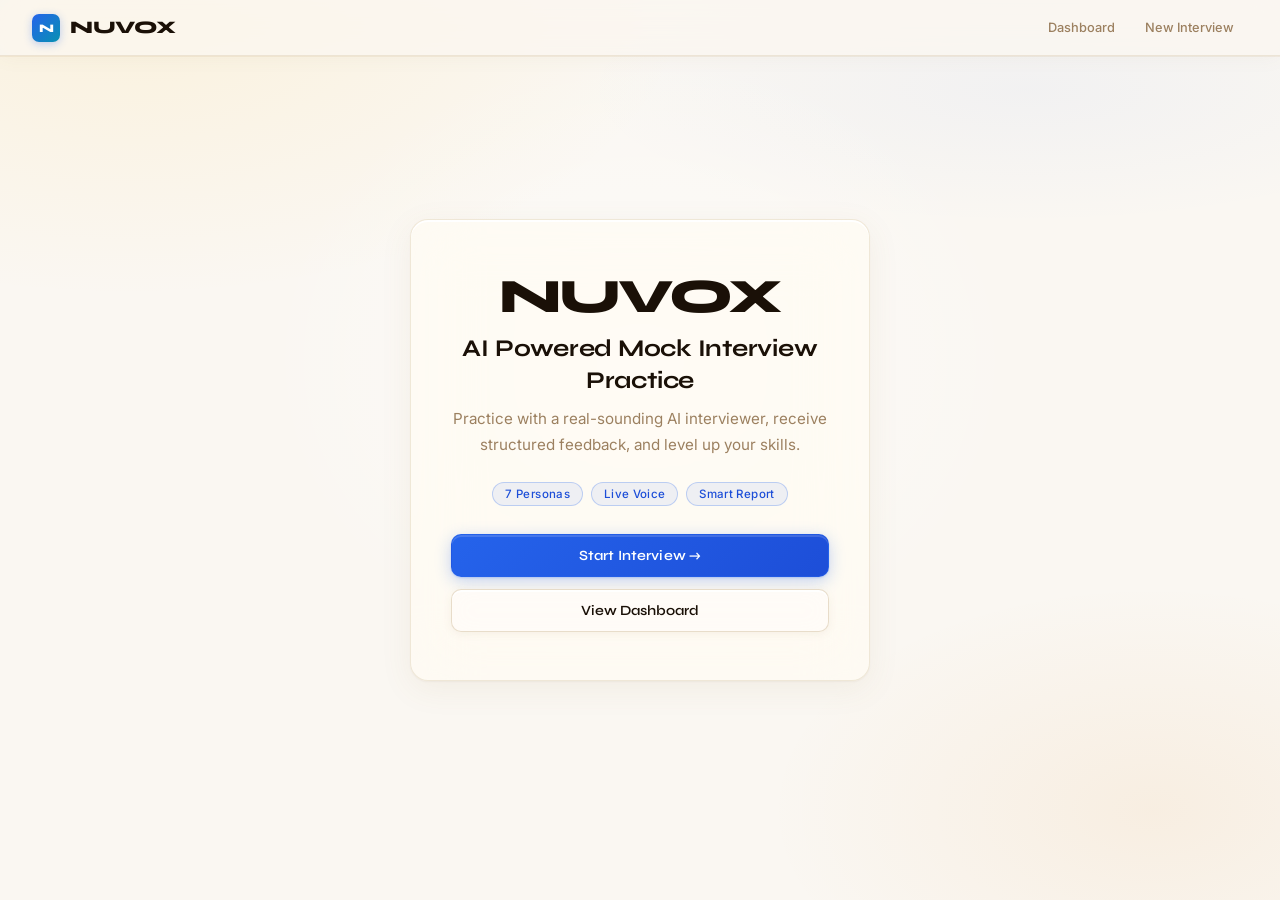
<file: public/index.html>
<!DOCTYPE html>
<html lang="en">

<head>
  <meta charset="UTF-8" />
  <meta name="viewport" content="width=device-width, initial-scale=1.0" />
  <title>NUVOX — AI Mock Interview Platform</title>
  <meta name="description"
    content="Practice interviews with AI, get structured feedback, and improve your performance with NUVOX." />
  <link rel="preconnect" href="https://fonts.googleapis.com" />
  <link
    href="https://fonts.googleapis.com/css2?family=Syne:wght@400;600;700;800&family=Inter:wght@300;400;500;600&family=DM+Mono:wght@400;500&display=swap"
    rel="stylesheet" />
  <link rel="stylesheet" href="style.css" />
</head>

<body>

  <nav class="navbar">
    <a href="index.html" class="logo">
      <div class="logo-icon">N</div><span>NUVOX</span>
    </a>
    <div class="navbar-links">
      <a href="dashboard.html">Dashboard</a>
      <a href="resume-upload.html">New Interview</a>
    </div>
  </nav>

  <div class="page-center">
    <div class="landing-card glass-card animate-up">
      <div class="brand">NUVOX</div>
      <h1 class="hero">AI Powered Mock Interview Practice</h1>
      <p class="subtitle">Practice with a real-sounding AI interviewer, receive structured feedback, and level up your
        skills.</p>

      <div class="feature-row">
        <span class="badge badge-blue">7 Personas</span>
        <span class="badge badge-blue">Live Voice</span>
        <span class="badge badge-blue">Smart Report</span>
      </div>

      <div style="display:flex;flex-direction:column;gap:12px;align-items:stretch;">
        <button class="btn-primary" id="start-btn" onclick="start()">Start Interview →</button>
        <button class="btn-secondary" onclick="window.location.href='dashboard.html'">View Dashboard</button>
      </div>
    </div>
  </div>

  <script>
    // Clear any stale session on landing page load
    localStorage.removeItem('nuvox_resume_id');
    localStorage.removeItem('nuvox_interview_id');
    localStorage.removeItem('nuvox_persona');

    function start() {
      window.location.href = 'resume-upload.html';
    }
  </script>
</body>

</html>
</file>
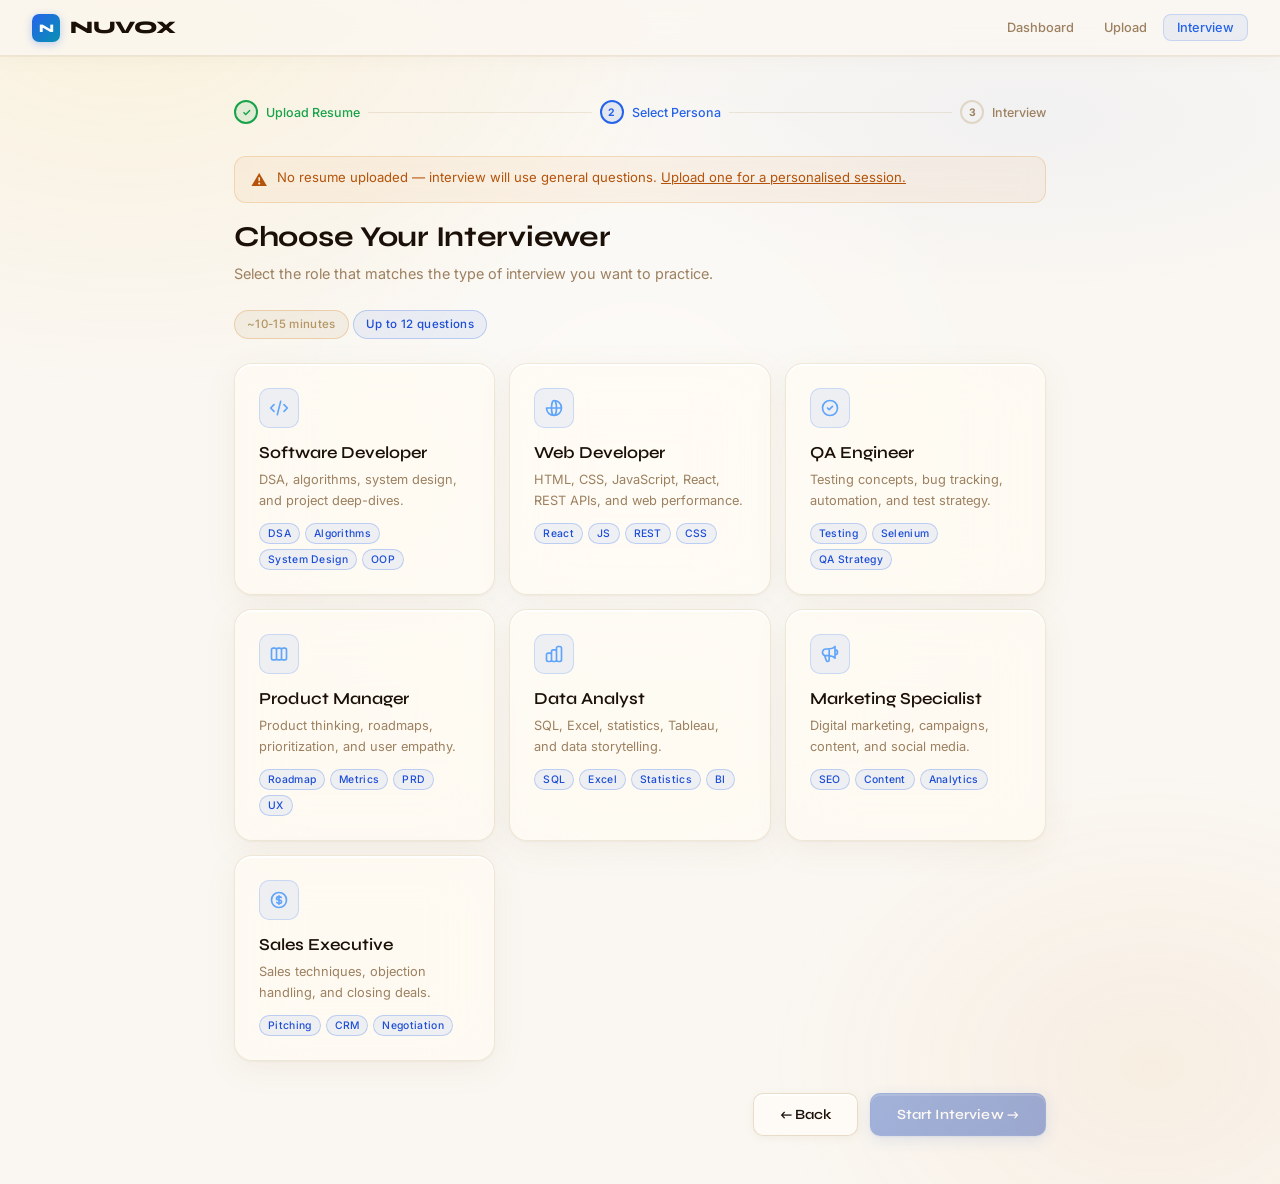
<file: public/interview-room.html>
<!DOCTYPE html>
<html lang="en">

<head>
    <meta charset="UTF-8" />
    <meta name="viewport" content="width=device-width, initial-scale=1.0" />
    <title>NUVOX — Live Interview</title>
    <meta name="description" content="NUVOX AI live voice interview session." />
    <link rel="preconnect" href="https://fonts.googleapis.com" />
    <link
        href="https://fonts.googleapis.com/css2?family=Syne:wght@400;600;700;800&family=Inter:wght@300;400;500;600&family=DM+Mono:wght@400;500&display=swap"
        rel="stylesheet" />
    <link rel="stylesheet" href="style.css" />
</head>

<body>

    <div id="interview-page">

        <!-- Header -->
        <div class="interview-header animate-up">
            <div style="font-family:var(--font-display);font-size:1.2rem;font-weight:800;color:#fff;">NUVOX</div>
            <div style="display:flex;align-items:center;gap:12px;">
                <div class="q-counter">Q <span id="q-count">0</span> / 12</div>
                <div class="timer-display" id="timer">15:00</div>
            </div>
        </div>

        <!-- Body -->
        <div class="interview-body">

            <!-- Splash: Click to Start (required for AudioContext unlock) -->
            <div id="state-splash" class="text-center animate-up">
                <div class="ai-orb-wrapper" style="margin-bottom:32px;">
                    <div class="orb-ring"></div>
                    <div class="ai-orb"></div>
                </div>
                <h2 class="mb-2">Ready to Begin?</h2>
                <p style="color:#94A3B8;margin-bottom:32px;">Click the button below to start your AI interview
                    session.<br>Make sure your microphone is plugged in.</p>
                <button class="btn-primary" style="padding:16px 48px;font-size:1.1rem;" id="start-btn"
                    onclick="startSession()">
                    Start Session →
                </button>
            </div>

            <!-- Connecting State -->
            <div id="state-connecting" class="hidden text-center animate-up">
                <div class="spinner mb-4"></div>
                <h2 class="mb-2">Connecting...</h2>
                <p>Requesting microphone access and connecting to AI interviewer.</p>
            </div>

            <!-- Error State -->
            <div id="state-error" class="hidden text-center animate-up">
                <div class="banner banner-red" style="max-width:500px;text-align:left;margin:0 auto 24px;">
                    <span class="banner-icon">⚠</span>
                    <span id="error-text">Connection error.</span>
                </div>
                <button class="btn-secondary" onclick="window.location.href='persona-selection.html'">← Try
                    Again</button>
            </div>

            <!-- Active Interview -->
            <div id="state-active" class="hidden"
                style="width:100%;display:flex;flex-direction:column;align-items:center;">

                <!-- AI Orb -->
                <div class="ai-orb-wrapper animate-up-1">
                    <div class="orb-ring"></div>
                    <div class="ai-orb" id="ai-orb"></div>
                </div>

                <!-- Status + Question -->
                <div class="glass-card ai-question-card animate-up-2">
                    <div id="status-badge" class="status-badge-inline listening">● Listening</div>
                    <p id="question-text" style="color:#94A3B8;margin-top:12px;">Waiting for the interviewer to
                        speak...</p>
                </div>

                <!-- Controls -->
                <div class="interview-controls animate-up-3">
                    <div class="controls-row">
                        <button class="btn-secondary" style="padding:10px 24px;border-radius:30px;" id="end-btn"
                            onclick="endInterview()">
                            End Session
                        </button>

                        <button class="mic-btn hold-to-speak-btn" id="mic-btn"
                            style="width: auto; padding: 0 24px; border-radius: 30px; display: flex; align-items: center; gap: 8px;">
                            <svg class="mic-icon" fill="none" stroke="currentColor" viewBox="0 0 24 24"
                                style="width:20px;height:20px;">
                                <path stroke-linecap="round" stroke-linejoin="round" stroke-width="2" id="mic-path"
                                    d="M19 11a7 7 0 01-7 7m0 0a7 7 0 01-7-7m7 7v4m0 0H8m4 0h4m-4-8a3 3 0 01-3-3V5a3 3 0 016 0v6a3 3 0 01-3 3z" />
                            </svg>
                            <span style="font-weight:600; font-family:var(--font-body); pointer-events:none;">Hold to
                                Speak</span>
                        </button>

                        <div style="width:108px;"></div>
                    </div>
                </div>
            </div>

            <!-- Text Mode Fallback -->
            <div id="state-text-mode" class="hidden" style="width:100%;max-width:600px;margin:0 auto;">
                <div class="banner banner-amber" style="margin-bottom:20px;">
                    <span class="banner-icon">⚡</span>
                    <span>Voice unstable. Switched to text mode — type your answers below.</span>
                </div>
                <div class="glass-card" style="padding:24px;margin-bottom:16px;">
                    <div id="text-status-badge" class="status-badge-inline speaking" style="margin-bottom:12px;">● AI Question</div>
                    <p id="text-question" style="color:#F1F5F9;font-style:italic;line-height:1.6;">Loading first question...</p>
                </div>
                <div style="display:flex;gap:10px;">
                    <input type="text" id="text-answer-input" class="input-field" placeholder="Type your answer..." 
                           style="background:rgba(255,255,255,0.06);color:#F1F5F9;border-color:rgba(255,255,255,0.15);flex:1;"
                           onkeydown="if(event.key==='Enter')sendTextAnswer()" />
                    <button class="btn-primary" style="padding:12px 24px;white-space:nowrap;" onclick="sendTextAnswer()">Send →</button>
                </div>
                <div style="display:flex;gap:12px;margin-top:16px;justify-content:space-between;align-items:center;">
                    <div class="q-counter" style="color:#94A3B8;">Q <span id="text-q-count">1</span> / 12</div>
                    <button class="btn-secondary" style="padding:8px 20px;border-radius:20px;" onclick="endInterview()">End Interview</button>
                </div>
            </div>

            <!-- Generating Report State -->
            <div id="state-ending" class="hidden text-center animate-up">
                <div class="spinner mb-4"></div>
                <h2 class="mb-2">Interview Complete</h2>
                <p id="ending-text">Generating your performance report...</p>
                <div id="retry-btn-wrap" class="hidden mt-4" style="display:flex;gap:12px;justify-content:center;flex-wrap:wrap;">
                    <button class="btn-secondary" onclick="retryReport()">Retry Report</button>
                    <button class="btn-secondary" onclick="window.location.href='dashboard.html'">Go to Dashboard</button>
                </div>
            </div>

        </div>
    </div>

    <style>
        .status-badge-inline {
            display: inline-block;
            font-size: 0.8rem;
            font-weight: 600;
            letter-spacing: 0.05em;
            padding: 4px 12px;
            border-radius: 20px;
            font-family: var(--font-body);
        }

        .status-badge-inline.listening {
            background: rgba(74, 222, 128, 0.12);
            color: #4ade80;
        }

        .status-badge-inline.speaking {
            background: rgba(96, 165, 250, 0.12);
            color: #60a5fa;
        }

        .status-badge-inline.muted {
            background: rgba(248, 113, 113, 0.12);
            color: #f87171;
        }

        .status-badge-inline.thinking {
            background: rgba(167, 139, 250, 0.12);
            color: #a78bfa;
        }

        .hold-to-speak-btn {
            background: rgba(255, 255, 255, 0.05);
            border: 1px solid rgba(255, 255, 255, 0.15);
            color: #F1F5F9;
            transition: all 0.2s ease;
            user-select: none;
            -webkit-user-select: none;
        }

        .hold-to-speak-btn:active,
        .hold-to-speak-btn.active-hold {
            background: rgba(74, 222, 128, 0.2) !important;
            border-color: #4ade80 !important;
            color: #4ade80 !important;
            transform: scale(0.96);
        }
    </style>

    <script>
        'use strict';

        // ── Config ─────────────────────────────────────────────────────────
        // Dynamic URL detection: works on localhost, ngrok, LAN IP, etc.
        const _origin = window.location.origin;  // e.g. https://xxxx.ngrok-free.app or http://localhost:8000
        const API_BASE = _origin;
        const WS_BASE  = _origin.replace(/^http/, 'ws');  // http→ws, https→wss
        const MIC_SR = 16000;   // Target: Gemini input 16kHz
        const OUT_SR = 24000;   // Gemini output: 24kHz
        // Ngrok free tier requires this header to skip interstitial page
        const NGROK_HEADERS = { 'ngrok-skip-browser-warning': 'true' };

        // ── Guard ───────────────────────────────────────────────────────────
        const interviewId = localStorage.getItem('nuvox_interview_id');
        if (!interviewId) { window.location.href = 'persona-selection.html'; }

        // ── Global State ────────────────────────────────────────────────────
        let ws = null;
        let micStream = null;
        let isMuted = false;
        let aiIsSpeaking = false;
        let sessionEnded = false;
        let questionCount = 0;

        // ── ONE AudioContext — created once on page load never recreated ───
        // (created inside click handler to bypass autoplay policy)
        let audioCtx = null;

        // ── Transcript & Silence state ──────────────────────────────────────
        const transcriptLog = [];
        let silenceTimer = null;
        let hasSpokenThisTurn = false;
        let userStartedSpeaking = false;
        let userSpokeAt = 0;
        let userSpokeForMs = 0;
        const SILENCE_THRESHOLD = 0.015;
        const SILENCE_DELAY = 1200;   // 1.2 seconds of silence = done speaking
        const MIN_SPEECH_DURATION = 600;

        function getRMSVolume(audioBuffer) {
            const data = audioBuffer.getChannelData(0);
            let sum = 0;
            for (let i = 0; i < data.length; i++) sum += data[i] * data[i];
            return Math.sqrt(sum / data.length);
        }

        // ── Active audio schedule ──────────────────────────────────────────
        let nextPlayTime = 0;
        let activeSources = [];
        let aiSpeakingSafetyTimer = null;
        const AI_SPEAKING_SAFETY_TIMEOUT = 30000; // 30 seconds max for AI speaking

        // ── Timer ──────────────────────────────────────────────────────────
        let timerSecs = 900;
        let timerHandle = null;

        function startTimer() {
            timerHandle = setInterval(() => {
                if (--timerSecs <= 0) { endInterview(); return; }
                const m = Math.floor(timerSecs / 60);
                const s = timerSecs % 60;
                const el = document.getElementById('timer');
                el.textContent = `${String(m).padStart(2, '0')}:${String(s).padStart(2, '0')}`;
                el.className = timerSecs <= 60 ? 'timer-display critical'
                    : timerSecs <= 120 ? 'timer-display warning'
                        : 'timer-display';
            }, 1000);
        }

        // ── PCM decode (exact spec from master prompt) ─────────────────────
        function decodePCM(bytes) {
            const i16 = new Int16Array(bytes.buffer, bytes.byteOffset, bytes.byteLength / 2);
            const f32 = new Float32Array(i16.length);
            for (let i = 0; i < i16.length; i++) f32[i] = i16[i] / 32768;
            const buf = audioCtx.createBuffer(1, f32.length, OUT_SR);
            buf.copyToChannel(f32, 0);
            return buf;
        }

        // ── Float32 → PCM16 LE (mic send) — SYNCHRONOUS ───────────────────
        function float32ToPCM16(floats) {
            const buf = new ArrayBuffer(floats.length * 2);
            const view = new DataView(buf);
            for (let i = 0; i < floats.length; i++) {
                const s = Math.max(-1, Math.min(1, floats[i]));
                view.setInt16(i * 2, s < 0 ? s * 32768 : s * 32767, true);
            }
            return buf;
        }

        // ── SYNCHRONOUS linear-interpolation downsampler ──────────────────
        function downsampleLinear(input, sourceSR, targetSR) {
            if (sourceSR === targetSR) return input;
            const ratio = sourceSR / targetSR;
            const outLen = Math.floor(input.length / ratio);
            const output = new Float32Array(outLen);
            for (let i = 0; i < outLen; i++) {
                const pos = i * ratio;
                const idx = Math.floor(pos);
                const frac = pos - idx;
                const a = input[idx] ?? 0;
                const b = input[idx + 1] ?? a;
                output[i] = a + frac * (b - a);
            }
            return output;
        }

        // ── Seamless Playback Scheduling ──────────────────────────────────
        function enqueueAudio(bytes) {
            if (!audioCtx || bytes.byteLength < 2) return;
            if (audioCtx.state === 'suspended') audioCtx.resume();

            let buf;
            try { buf = decodePCM(bytes); } catch (e) { return; }

            const source = audioCtx.createBufferSource();
            source.buffer = buf;
            source.connect(audioCtx.destination);

            // If we drifted behind, schedule slightly in the future to buffer
            if (nextPlayTime < audioCtx.currentTime) {
                nextPlayTime = audioCtx.currentTime + 0.05;
            }

            source.start(nextPlayTime);
            nextPlayTime += buf.duration;
            activeSources.push(source);

            aiIsSpeaking = true;
            setUIState('speaking');

            // Safety timeout: force-unlock mic if onended never fires
            if (aiSpeakingSafetyTimer) clearTimeout(aiSpeakingSafetyTimer);
            aiSpeakingSafetyTimer = setTimeout(() => {
                if (aiIsSpeaking) {
                    console.warn('[NUVOX] Safety timeout: forcing aiIsSpeaking=false');
                    aiIsSpeaking = false;
                    activeSources = [];
                    setUIState('listening');
                }
            }, AI_SPEAKING_SAFETY_TIMEOUT);

            source.onended = () => {
                const idx = activeSources.indexOf(source);
                if (idx > -1) activeSources.splice(idx, 1);

                // If queue drains out, go back to listening mode
                if (activeSources.length === 0) {
                    aiIsSpeaking = false;
                    if (aiSpeakingSafetyTimer) {
                        clearTimeout(aiSpeakingSafetyTimer);
                        aiSpeakingSafetyTimer = null;
                    }
                    setUIState('listening');
                    questionCount++;
                    document.getElementById('q-count').textContent = questionCount;
                    console.log('[NUVOX] AI finished speaking — mic unlocked, listening for user');
                }
            };
        }

        function stopAudioPlayback() {
            activeSources.forEach(s => { try { s.stop(); } catch (e) { } });
            activeSources = [];
            nextPlayTime = 0;
            aiIsSpeaking = false;
            hasSpokenThisTurn = false;
            userStartedSpeaking = false;
            userSpokeForMs = 0;
            setUIState('listening');
        }

        // ── User Speech-to-Text (Polyfill for report generation) ───────────
        let recognition = null;
        function startSpeechToText() {
            const SpeechRec = window.SpeechRecognition || window.webkitSpeechRecognition;
            if (SpeechRec && !recognition) {
                recognition = new SpeechRec();
                recognition.continuous = true;
                recognition.interimResults = false;
                recognition.onresult = (e) => {
                    const text = e.results[e.results.length - 1][0].transcript.trim();
                    if (text) transcriptLog.push({ role: 'user', text: text, time: Date.now() });
                };
                recognition.onend = () => {
                    if (!sessionEnded) {
                        try { recognition.start(); } catch (e) { }
                    }
                };
                try { recognition.start(); } catch (e) { }
            }
        }

        // ── Microphone capture (ScriptProcessor, synchronous resampling) ───
        let nativeAudioCtx = null;
        let scriptProc = null;

        async function startMicCapture() {
            const stream = await navigator.mediaDevices.getUserMedia({
                audio: { channelCount: 1, echoCancellation: true, noiseSuppression: true, autoGainControl: true }
            });
            micStream = stream;

            nativeAudioCtx = new AudioContext();
            const nativeSR = nativeAudioCtx.sampleRate;
            await nativeAudioCtx.resume();

            console.log(`[NUVOX] Mic capture: native=${nativeSR}Hz → target=${MIC_SR}Hz`);

            const source = nativeAudioCtx.createMediaStreamSource(stream);
            scriptProc = nativeAudioCtx.createScriptProcessor(4096, 1, 1);

            scriptProc.onaudioprocess = (e) => {
                // ECHO PREVENTION: don't send mic while AI is speaking OR muted
                if (isMuted || aiIsSpeaking) return;
                if (!ws || ws.readyState !== WebSocket.OPEN) return;

                const inputBuffer = e.inputBuffer;
                const volume = getRMSVolume(inputBuffer);

                // ALWAYS encode and send the bytes so Gemini flow isn't chopped
                const raw = inputBuffer.getChannelData(0);
                const resampled = downsampleLinear(raw, nativeSR, MIC_SR);
                const pcm16 = float32ToPCM16(resampled);

                if (pcm16.byteLength > 0) {
                    ws.send(pcm16);
                }

                // Auto Silence Detection (enabled by default but hold-to-speak bypasses this)
                if (volume > SILENCE_THRESHOLD) {
                    // User is speaking
                    if (!userStartedSpeaking) {
                        userStartedSpeaking = true;
                        userSpokeAt = Date.now();
                        hasSpokenThisTurn = true;
                    }
                    userSpokeForMs = Date.now() - userSpokeAt;
                    if (silenceTimer) {
                        clearTimeout(silenceTimer);
                        silenceTimer = null;
                        setUIState('listening');
                    }
                } else if (userStartedSpeaking && userSpokeForMs > MIN_SPEECH_DURATION) {
                    // User is silent
                    if (!silenceTimer) {
                        silenceTimer = setTimeout(() => {
                            sendEndOfTurn();
                        }, SILENCE_DELAY);
                    }
                }

                // ── Orb Visualizer (Fix 8) ─────────────────────────
                const orb = document.getElementById('ai-orb');
                if (orb && !aiIsSpeaking && volume > 0.005) {
                    // scale orb between 1.0 and 1.3 based on mic volume
                    const scale = 1.0 + Math.min(volume * 10, 0.3);
                    orb.style.transform = `scale(${scale})`;
                } else if (orb && !aiIsSpeaking) {
                    orb.style.transform = 'scale(1.0)';
                }
            };

            source.connect(scriptProc);
            scriptProc.connect(nativeAudioCtx.destination);

            // Start capturing user words if available
            startSpeechToText();
        }

        // ── Main entry (called on "Start Session" button click) ───────────
        async function startSession() {
            document.getElementById('start-btn').disabled = true;
            document.getElementById('start-btn').textContent = 'Connecting...';

            // ONE AudioContext created once here — never recreated
            audioCtx = new AudioContext({ sampleRate: OUT_SR });
            await audioCtx.resume();
            console.log(`[NUVOX] AudioContext created. state=${audioCtx.state}`);

            showState('connecting');

            // Request mic permission
            try {
                await startMicCapture();
            } catch (err) {
                showError(err.name === 'NotAllowedError'
                    ? 'Microphone permission denied. Please allow microphone access and reload.'
                    : `Microphone error: ${err.message}`);
                return;
            }

            // Open WebSocket (ngrok free tier: pass skip-warning as a subprotocol for WS)
            ws = new WebSocket(`${WS_BASE}/ws/interview/${interviewId}`);
            ws.binaryType = 'arraybuffer';

            ws.onopen = () => {
                console.log('[NUVOX] WebSocket connected');
                showState('active');
                startTimer();
                // Wait for Gemini to speak first, don't set listening yet!
                setUIState('thinking');
            };

            ws.onmessage = (evt) => {
                if (evt.data instanceof ArrayBuffer) {
                    // Binary = AI audio PCM16 @ 24kHz
                    enqueueAudio(new Uint8Array(evt.data));
                } else {
                    try {
                        const msg = JSON.parse(evt.data);
                        if (msg.type === 'transcript' && msg.text) {
                            setQuestion(msg.text);
                            transcriptLog.push({
                                role: msg.role || 'interviewer',
                                text: msg.text,
                                time: Date.now()
                            });
                        } else if (msg.type === 'session_end') {
                            endInterview();
                        } else if (msg.type === 'error') {
                            showError(msg.message);
                        }
                    } catch (e) {
                        // Not JSON — ignore
                    }
                }
            };

            ws.onerror = () => {
                if (!sessionEnded) {
                    console.warn('[NUVOX] WebSocket error — switching to text mode');
                    switchToTextMode();
                }
            };

            ws.onclose = (e) => {
                console.log(`[NUVOX] WS closed code=${e.code}`);
                if (!sessionEnded && (e.code === 1007 || e.code === 1006 || e.code === 1011)) {
                    console.warn(`[NUVOX] WS error code ${e.code} — switching to text mode`);
                    switchToTextMode();
                }
            };
        }

        // ── Text Mode Fallback ──────────────────────────────────────────
        let textModeActive = false;
        let textQuestionCount = 0;
        let currentTextQuestion = '';

        function switchToTextMode() {
            if (textModeActive || sessionEnded) return;
            textModeActive = true;

            // Clean up voice resources
            if (micStream) micStream.getTracks().forEach(t => t.stop());
            if (scriptProc) { try { scriptProc.disconnect(); } catch(e) {} }
            clearInterval(timerHandle);
            stopAudioPlayback();

            // Show text mode UI
            showState('text-mode');

            // Get the first question from the persona
            const persona = localStorage.getItem('nuvox_persona') || 'software_developer';
            const openingQuestions = {
                'software_developer': 'Tell me about yourself and your technical background.',
                'web_developer': 'Walk me through a web project you have built recently.',
                'qa_engineer': 'Can you describe your experience with software testing?',
                'marketing_specialist': 'Tell me about a marketing campaign or project you have worked on.',
                'sales_executive': 'Sell me something — anything you choose. Go ahead.',
                'product_manager': 'Tell me about a product or app you use daily and how you would improve it.',
                'data_analyst': 'Walk me through a data project you have worked on and what insights you found.',
            };

            currentTextQuestion = openingQuestions[persona] || 'Tell me about yourself.';
            textQuestionCount = 1;
            document.getElementById('text-question').textContent = '"' + currentTextQuestion + '"';
            document.getElementById('text-q-count').textContent = textQuestionCount;
            document.getElementById('text-answer-input').focus();
        }

        async function sendTextAnswer() {
            const input = document.getElementById('text-answer-input');
            const answer = input.value.trim();
            if (!answer) return;

            input.value = '';
            input.disabled = true;
            document.getElementById('text-question').textContent = 'Thinking...';
            document.getElementById('text-status-badge').textContent = '● Thinking...';
            document.getElementById('text-status-badge').className = 'status-badge-inline thinking';

            try {
                const res = await fetch(`${API_BASE}/api/interview-message`, {
                    method: 'POST',
                    headers: { 'Content-Type': 'application/json', ...NGROK_HEADERS },
                    body: JSON.stringify({
                        interview_id: interviewId,
                        question: currentTextQuestion,
                        answer: answer,
                    }),
                });

                const data = await res.json();

                if (data.session_complete) {
                    endInterview();
                    return;
                }

                textQuestionCount = data.question_count + 1;
                currentTextQuestion = data.next_question;
                document.getElementById('text-question').textContent = '"' + currentTextQuestion + '"';
                document.getElementById('text-q-count').textContent = textQuestionCount;
                document.getElementById('text-status-badge').textContent = '● AI Question';
                document.getElementById('text-status-badge').className = 'status-badge-inline speaking';

                // Save to transcript log for report
                transcriptLog.push({ role: 'interviewer', text: currentTextQuestion, time: Date.now() });
                transcriptLog.push({ role: 'user', text: answer, time: Date.now() });

            } catch (err) {
                console.error('[NUVOX] Text mode error:', err);
                document.getElementById('text-question').textContent = 'Error getting next question. Try again.';
            }

            input.disabled = false;
            input.focus();
        }

        // ── Controls & Utilities ────────────────────────────────────────────

        function sendEndOfTurn() {
            if (ws && ws.readyState === WebSocket.OPEN) {
                ws.send(JSON.stringify({ type: 'end_of_turn' }));
            }
            setUIState('thinking');
            hasSpokenThisTurn = false;
            userStartedSpeaking = false;
            userSpokeForMs = 0;
            if (silenceTimer) {
                clearTimeout(silenceTimer);
                silenceTimer = null;
            }
        }

        // Fix 4: Push-to-Talk fallback button overrides automatic mode
        function setupHoldToSpeak() {
            const micBtn = document.getElementById('mic-btn');
            if (!micBtn) return;

            const startSpeaking = (e) => {
                if (e && e.cancelable) e.preventDefault();
                if (aiIsSpeaking) stopAudioPlayback(); // let user interrupt

                micBtn.classList.add('active-hold');
                // Simulate speaking trigger for silence detection logic
                hasSpokenThisTurn = true;
                userStartedSpeaking = true;
                userSpokeAt = Date.now();
                if (silenceTimer) {
                    clearTimeout(silenceTimer);
                    silenceTimer = null;
                }
                setUIState('listening');
            };

            const stopSpeaking = (e) => {
                if (e && e.cancelable) e.preventDefault();
                micBtn.classList.remove('active-hold');
                sendEndOfTurn();
            };

            // Attach events
            micBtn.addEventListener('mousedown', startSpeaking, { passive: false });
            micBtn.addEventListener('touchstart', startSpeaking, { passive: false });

            window.addEventListener('mouseup', () => { if (micBtn.classList.contains('active-hold')) stopSpeaking(); });
            window.addEventListener('touchend', () => { if (micBtn.classList.contains('active-hold')) stopSpeaking(); });
        }

        // Initialize hold-to-speak on document parse
        document.addEventListener('DOMContentLoaded', setupHoldToSpeak);

        function setQuestion(text) {
            const el = document.getElementById('question-text');
            el.style.color = '#F1F5F9';
            el.style.fontStyle = 'italic';
            el.textContent = `"${text}"`;
        }

        let lastState = '';
        function setUIState(state) {
            if (state === lastState) return;
            lastState = state;

            const orb = document.getElementById('ai-orb');
            const badge = document.getElementById('status-badge');
            if (!orb || !badge) return;

            orb.classList.toggle('speaking', state === 'speaking');
            orb.classList.toggle('thinking', state === 'thinking');
            badge.className = `status-badge-inline ${state}`;

            let label = '● Listening';
            if (state === 'speaking') {
                label = '● AI Speaking';
                hasSpokenThisTurn = false;
            }
            if (state === 'muted') label = '● Muted';
            if (state === 'thinking') label = '● Thinking...';
            badge.textContent = label;
        }

        function showState(name) {
            ['splash', 'connecting', 'error', 'active', 'ending', 'text-mode'].forEach(s => {
                const el = document.getElementById(`state-${s}`);
                if (el) el.classList.add('hidden');
            });
            const target = document.getElementById(`state-${name}`);
            if (target) target.classList.remove('hidden');
        }

        function showError(msg) {
            clearInterval(timerHandle);
            stopAudioPlayback();
            showState('error');
            document.getElementById('error-text').textContent = msg;
        }

        // ── End Interview — FIXED race condition ──────────────────────────
        let _reportInterviewId = null;

        async function endInterview() {
            if (sessionEnded) return;
            sessionEnded = true;

            // Disable end button to prevent double-click
            const endBtn = document.getElementById('end-btn');
            if (endBtn) endBtn.disabled = true;

            clearInterval(timerHandle);
            stopAudioPlayback();

            if (micStream) micStream.getTracks().forEach(t => t.stop());
            if (scriptProc) { try { scriptProc.disconnect(); } catch (e) { } }
            if (ws && ws.readyState === WebSocket.OPEN) {
                try { ws.close(1000, 'Interview ended'); } catch (e) { }
            }

            // 1. Show loading overlay: "Generating your report…"
            showState('ending');
            document.getElementById('ending-text').textContent = 'Saving conversation...';
            _reportInterviewId = interviewId;

            // (Messages are saved automatically by backend in voice mode, and on-send in text mode.)

            document.getElementById('ending-text').textContent = 'Generating your report…';
            await generateReport();
        }

        async function generateReport() {
            // Backend may need time to retry rate-limited Gemini calls (up to ~90s)
            const MAX_ATTEMPTS = 3;
            const RETRY_DELAY = 20000; // 20 seconds between frontend retries
            let generated = false;

            for (let attempt = 1; attempt <= MAX_ATTEMPTS; attempt++) {
                const statusMsg = attempt === 1
                    ? 'Generating your report…'
                    : `Still generating… attempt ${attempt}/${MAX_ATTEMPTS} (AI may be rate-limited, please wait)`;
                document.getElementById('ending-text').textContent = statusMsg;

                try {
                    const res = await fetch(`${API_BASE}/api/generate-report`, {
                        method: 'POST',
                        headers: { 'Content-Type': 'application/json', ...NGROK_HEADERS },
                        body: JSON.stringify({ interview_id: _reportInterviewId }),
                    }).catch(() => { throw new Error('Server offline'); });

                    if (res.ok) {
                        const data = await res.json();
                        if (data.status === 'generated') {
                            generated = true;
                            break;
                        }
                    } else {
                        const errData = await res.json().catch(() => ({}));
                        console.error(`[NUVOX] Report attempt ${attempt} failed:`, res.status, errData.detail || '');
                    }
                } catch (err) {
                    console.error(`[NUVOX] Report attempt ${attempt} error:`, err);
                }

                if (attempt < MAX_ATTEMPTS) {
                    document.getElementById('ending-text').textContent = `Waiting before retry… (${RETRY_DELAY / 1000}s)`;
                    await new Promise(r => setTimeout(r, RETRY_DELAY));
                }
            }

            if (!generated) {
                document.getElementById('ending-text').textContent = 'Report generation failed — the AI is likely rate-limited. Please wait a minute and tap Retry, or go to Dashboard.';
                document.getElementById('retry-btn-wrap').classList.remove('hidden');
                // Still save to history so user doesn't lose their session
                saveToHistory();
                return;
            }

            document.getElementById('ending-text').textContent = 'Report ready!';
            saveToHistory();
            window.location.href = `report.html?id=${_reportInterviewId}`;
        }

        function retryReport() {
            document.getElementById('retry-btn-wrap').classList.add('hidden');
            document.getElementById('ending-text').textContent = 'Retrying report generation…';
            generateReport();
        }

        function saveToHistory() {
            try {
                const persona = localStorage.getItem('nuvox_persona') || 'general';
                const existing = JSON.parse(localStorage.getItem('nuvox_history') || '[]');
                existing.push({
                    interview_id: _reportInterviewId,
                    persona: persona,
                    date: new Date().toISOString(),
                    score: null,   // Will be filled when user views report
                });
                localStorage.setItem('nuvox_history', JSON.stringify(existing));
            } catch (e) {
                console.warn('[NUVOX] Could not save to history:', e);
            }
        }

        // ── Boot (show splash, don't auto-start) ──────────────────────────
        showState('splash');
    </script>


</body>

</html>
</file>
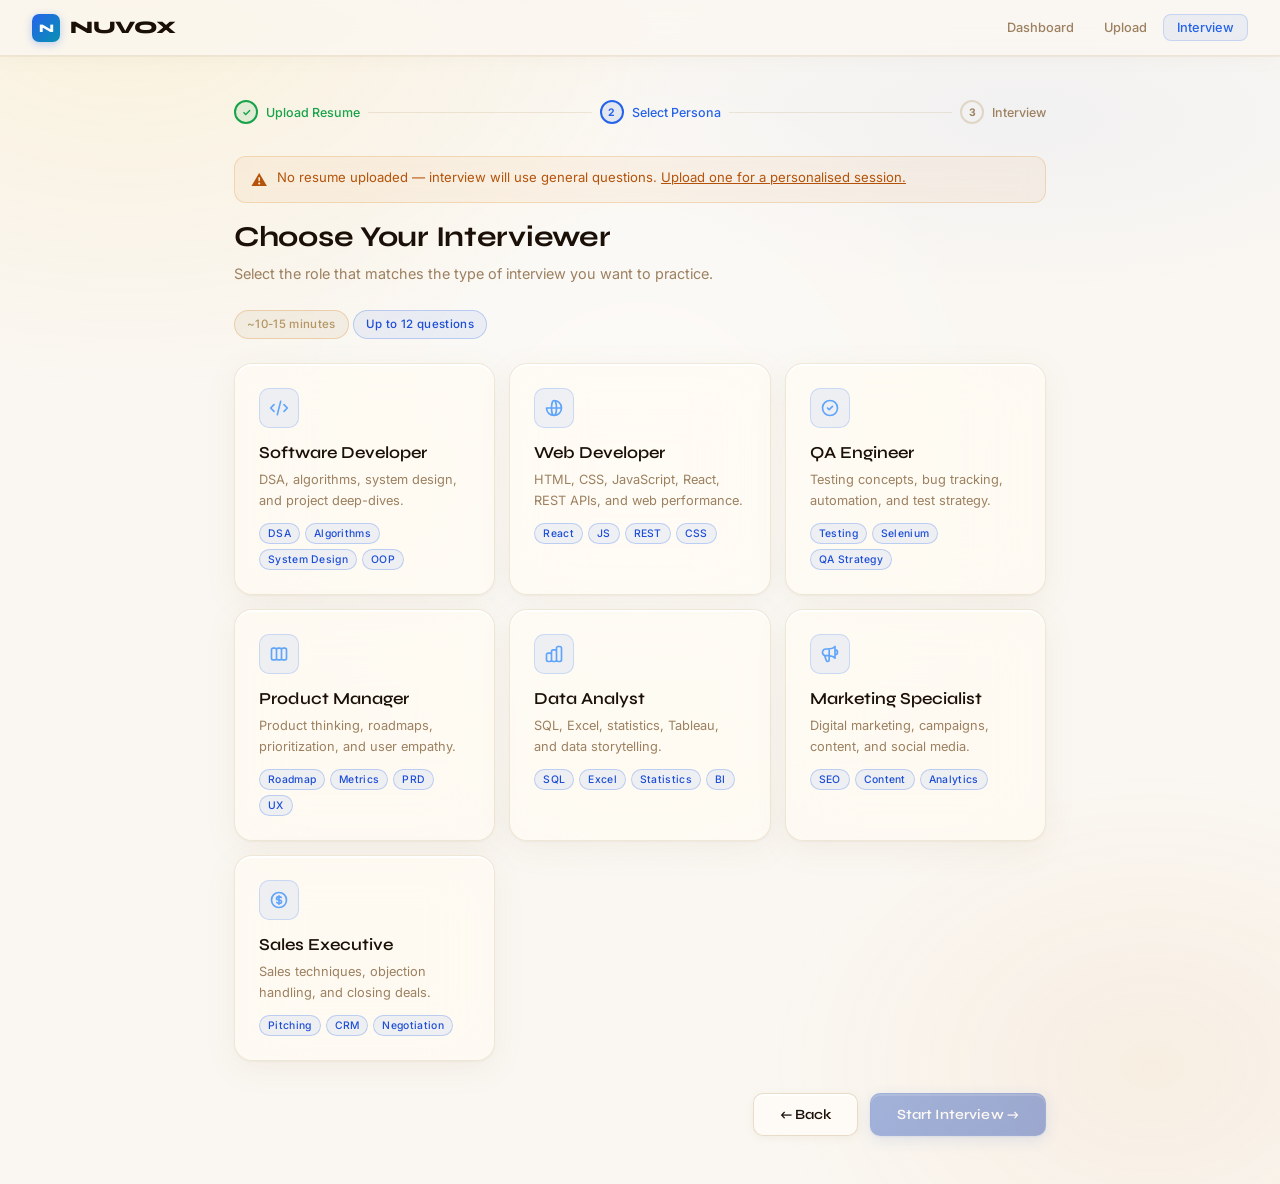
<file: public/persona-selection.html>
<!DOCTYPE html>
<html lang="en">

<head>
    <meta charset="UTF-8" />
    <meta name="viewport" content="width=device-width, initial-scale=1.0" />
    <title>NUVOX — Choose Interviewer</title>
    <link rel="preconnect" href="https://fonts.googleapis.com" />
    <link
        href="https://fonts.googleapis.com/css2?family=Syne:wght@400;600;700;800&family=Inter:wght@300;400;500;600&family=DM+Mono:wght@400;500&display=swap"
        rel="stylesheet" />
    <link rel="stylesheet" href="style.css" />
</head>

<body>

    <nav class="navbar">
        <a href="index.html" class="logo">
            <div class="logo-icon">N</div><span>NUVOX</span>
        </a>
        <div class="navbar-links">
            <a href="dashboard.html">Dashboard</a>
            <a href="resume-upload.html">Upload</a>
            <a href="persona-selection.html" class="active">Interview</a>
        </div>
    </nav>

    <div class="page-content">
        <!-- Steps -->
        <div class="step-row animate-up">
            <div class="step done">
                <div class="step-dot">✓</div><span>Upload Resume</span>
            </div>
            <div class="step-line"></div>
            <div class="step active">
                <div class="step-dot">2</div><span>Select Persona</span>
            </div>
            <div class="step-line"></div>
            <div class="step">
                <div class="step-dot">3</div><span>Interview</span>
            </div>
        </div>

        <!-- Warning if no resume -->
        <div id="no-resume-banner" class="banner banner-amber animate-up-1 hidden">
            <span class="banner-icon">⚠</span>
            <span>No resume uploaded — interview will use general questions. <a href="resume-upload.html"
                    style="color:inherit;text-decoration:underline;">Upload one for a personalised session.</a></span>
        </div>

        <h1 class="animate-up-1 mb-2">Choose Your Interviewer</h1>
        <p class="animate-up-1 mb-6">Select the role that matches the type of interview you want to practice.<br><br>
            <span class="badge badge-amber" style="background:rgba(180, 150, 100, 0.1); color:#b49664;">~10-15
                minutes</span>
            <span class="badge badge-blue">Up to 12 questions</span>
        </p>

        <div class="persona-grid animate-up-2" id="persona-grid"></div>

        <div class="mt-8 flex gap-3 animate-up-3" style="justify-content:flex-end;">
            <button class="btn-secondary" onclick="window.location.href='resume-upload.html'">← Back</button>
            <button class="btn-primary" id="start-btn" onclick="startInterview()" disabled>Start Interview →</button>
        </div>

        <!-- Error -->
        <div id="error-banner" class="banner banner-red mt-4 hidden">
            <span class="banner-icon">⚠</span><span id="error-text"></span>
        </div>
    </div>

    <script>
        const API = window.location.origin;
        // Ngrok free tier requires this header to skip interstitial page
        const NGROK_HEADERS = { 'ngrok-skip-browser-warning': 'true' };

        const PERSONAS = [
            { id: 'software_developer', label: 'Software Developer', desc: 'DSA, algorithms, system design, and project deep-dives.', topics: ['DSA', 'Algorithms', 'System Design', 'OOP'], icon: `<svg width="20" height="20" fill="none" stroke="currentColor" viewBox="0 0 24 24"><path stroke-linecap="round" stroke-linejoin="round" stroke-width="2" d="M10 20l4-16m4 4l4 4-4 4M6 16l-4-4 4-4"/></svg>` },
            { id: 'web_developer', label: 'Web Developer', desc: 'HTML, CSS, JavaScript, React, REST APIs, and web performance.', topics: ['React', 'JS', 'REST', 'CSS'], icon: `<svg width="20" height="20" fill="none" stroke="currentColor" viewBox="0 0 24 24"><path stroke-linecap="round" stroke-linejoin="round" stroke-width="2" d="M21 12a9 9 0 01-9 9m9-9a9 9 0 00-9-9m9 9H3m9 9a9 9 0 01-9-9m9 9c1.657 0 3-4.03 3-9s-1.343-9-3-9m0 18c-1.657 0-3-4.03-3-9s1.343-9 3-9"/></svg>` },
            { id: 'qa_engineer', label: 'QA Engineer', desc: 'Testing concepts, bug tracking, automation, and test strategy.', topics: ['Testing', 'Selenium', 'QA Strategy'], icon: `<svg width="20" height="20" fill="none" stroke="currentColor" viewBox="0 0 24 24"><path stroke-linecap="round" stroke-linejoin="round" stroke-width="2" d="M9 12l2 2 4-4m6 2a9 9 0 11-18 0 9 9 0 0118 0z"/></svg>` },
            { id: 'product_manager', label: 'Product Manager', desc: 'Product thinking, roadmaps, prioritization, and user empathy.', topics: ['Roadmap', 'Metrics', 'PRD', 'UX'], icon: `<svg width="20" height="20" fill="none" stroke="currentColor" viewBox="0 0 24 24"><path stroke-linecap="round" stroke-linejoin="round" stroke-width="2" d="M9 17V7m0 10a2 2 0 01-2 2H5a2 2 0 01-2-2V7a2 2 0 012-2h2a2 2 0 012 2m0 10a2 2 0 002 2h2a2 2 0 002-2M9 7a2 2 0 012-2h2a2 2 0 012 2m0 10V7m0 10a2 2 0 002 2h2a2 2 0 002-2V7a2 2 0 00-2-2h-2a2 2 0 00-2 2"/></svg>` },
            { id: 'data_analyst', label: 'Data Analyst', desc: 'SQL, Excel, statistics, Tableau, and data storytelling.', topics: ['SQL', 'Excel', 'Statistics', 'BI'], icon: `<svg width="20" height="20" fill="none" stroke="currentColor" viewBox="0 0 24 24"><path stroke-linecap="round" stroke-linejoin="round" stroke-width="2" d="M9 19v-6a2 2 0 00-2-2H5a2 2 0 00-2 2v6a2 2 0 002 2h2a2 2 0 002-2zm0 0V9a2 2 0 012-2h2a2 2 0 012 2v10m-6 0a2 2 0 002 2h2a2 2 0 002-2m0 0V5a2 2 0 012-2h2a2 2 0 012 2v14a2 2 0 01-2 2h-2a2 2 0 01-2-2z"/></svg>` },
            { id: 'marketing_specialist', label: 'Marketing Specialist', desc: 'Digital marketing, campaigns, content, and social media.', topics: ['SEO', 'Content', 'Analytics'], icon: `<svg width="20" height="20" fill="none" stroke="currentColor" viewBox="0 0 24 24"><path stroke-linecap="round" stroke-linejoin="round" stroke-width="2" d="M11 5.882V19.24a1.76 1.76 0 01-3.417.592l-2.147-6.15M18 13a3 3 0 100-6M5.436 13.683A4.001 4.001 0 017 6h1.832c4.1 0 7.625-1.234 9.168-3v14c-1.543-1.766-5.067-3-9.168-3H7a3.988 3.988 0 01-1.564-.317z"/></svg>` },
            { id: 'sales_executive', label: 'Sales Executive', desc: 'Sales techniques, objection handling, and closing deals.', topics: ['Pitching', 'CRM', 'Negotiation'], icon: `<svg width="20" height="20" fill="none" stroke="currentColor" viewBox="0 0 24 24"><path stroke-linecap="round" stroke-linejoin="round" stroke-width="2" d="M12 8c-1.657 0-3 .895-3 2s1.343 2 3 2 3 .895 3 2-1.343 2-3 2m0-8c1.11 0 2.08.402 2.599 1M12 8V7m0 1v8m0 0v1m0-1c-1.11 0-2.08-.402-2.599-1M21 12a9 9 0 11-18 0 9 9 0 0118 0z"/></svg>` },
        ];

        let selectedPersona = null;

        // Check for resume
        if (!localStorage.getItem('nuvox_resume_id')) {
            document.getElementById('no-resume-banner').classList.remove('hidden');
        }

        // Render cards
        const grid = document.getElementById('persona-grid');
        PERSONAS.forEach(p => {
            const card = document.createElement('div');
            card.className = 'glass-card persona-card';
            card.id = `persona-${p.id}`;
            card.onclick = () => selectPersona(p.id);
            card.innerHTML = `
        <div class="persona-icon" style="color:#60A5FA;">${p.icon}</div>
        <h3 style="margin-bottom:6px;">${p.label}</h3>
        <p style="font-size:0.8rem;">${p.desc}</p>
        <div class="persona-topics">
          ${p.topics.map(t => `<span class="badge badge-blue">${t}</span>`).join('')}
        </div>
      `;
            grid.appendChild(card);
        });

        function selectPersona(id) {
            selectedPersona = id;
            document.querySelectorAll('.persona-card').forEach(c => c.classList.remove('selected'));
            document.getElementById(`persona-${id}`).classList.add('selected');
            document.getElementById('start-btn').disabled = false;
        }

        async function startInterview() {
            if (!selectedPersona) return;
            document.getElementById('start-btn').disabled = true;
            document.getElementById('start-btn').textContent = 'Starting...';

            const resumeId = localStorage.getItem('nuvox_resume_id');
            const body = { persona: selectedPersona };
            if (resumeId) body.resume_id = resumeId;

            try {
                const res = await fetch(`${API}/api/start-interview`, {
                    method: 'POST',
                    headers: { 'Content-Type': 'application/json', ...NGROK_HEADERS },
                    body: JSON.stringify(body),
                }).catch(() => { throw new Error('Cannot connect to NUVOX server. Make sure uvicorn is running on port 8000.'); });
                const data = await res.json();
                if (!res.ok) throw new Error(data.detail || 'Failed to start interview');

                localStorage.setItem('nuvox_interview_id', data.interview_id);
                localStorage.setItem('nuvox_persona', selectedPersona);
                window.location.href = 'interview-room.html';
            } catch (err) {
                document.getElementById('error-text').textContent = err.message;
                document.getElementById('error-banner').classList.remove('hidden');
                document.getElementById('start-btn').disabled = false;
                document.getElementById('start-btn').textContent = 'Start Interview →';
            }
        }
    </script>
</body>

</html>
</file>
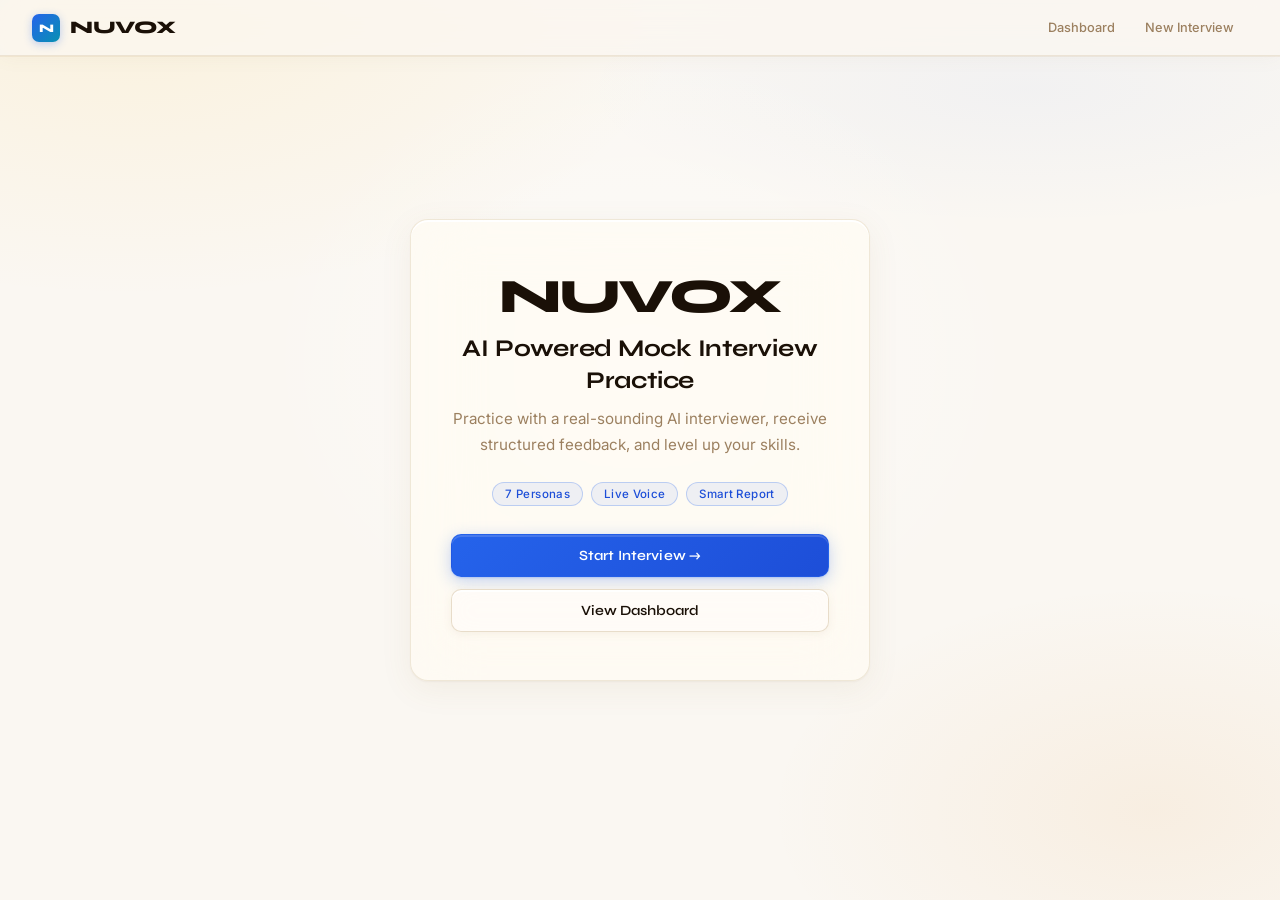
<file: public/report.html>
<!DOCTYPE html>
<html lang="en">

<head>
    <meta charset="UTF-8" />
    <meta name="viewport" content="width=device-width, initial-scale=1.0" />
    <title>NUVOX — Interview Report</title>
    <meta name="description" content="Your personalised NUVOX interview performance report with AI feedback." />
    <link rel="preconnect" href="https://fonts.googleapis.com" />
    <link
        href="https://fonts.googleapis.com/css2?family=Syne:wght@400;600;700;800&family=Inter:wght@300;400;500;600&family=DM+Mono:wght@400;500&display=swap"
        rel="stylesheet" />
    <link rel="stylesheet" href="style.css" />
    <style>
        /* ── Report page specific ─────────────────────────────── */
        .report-header-section {
            text-align: center;
            padding: 48px 0 40px;
            animation: fade-up 0.6s ease both;
        }

        .report-logo {
            font-family: var(--font-display);
            font-size: 1.4rem;
            font-weight: 800;
            background: linear-gradient(135deg, #fff 0%, #94A3B8 100%);
            -webkit-background-clip: text;
            -webkit-text-fill-color: transparent;
            background-clip: text;
            letter-spacing: -0.04em;
            margin-bottom: 24px;
        }

        .report-title {
            font-family: var(--font-display);
            font-size: 2.4rem;
            font-weight: 800;
            letter-spacing: -0.03em;
            color: var(--text);
            margin-bottom: 8px;
        }

        .report-subtitle {
            font-size: 0.92rem;
            color: var(--muted);
            margin-bottom: 24px;
        }

        .overall-score-display {
            display: inline-flex;
            flex-direction: column;
            align-items: center;
            justify-content: center;
            background: rgba(255, 252, 245, 0.70);
            border: 1px solid rgba(180, 150, 100, 0.25);
            border-radius: 20px;
            padding: 20px 40px;
            gap: 4px;
            backdrop-filter: blur(20px);
            box-shadow: 0 2px 0 rgba(255, 255, 255, 0.90) inset, 0 4px 20px rgba(140, 110, 70, 0.06);
        }

        .overall-score-number {
            font-family: var(--font-display);
            font-size: 3rem;
            font-weight: 800;
            line-height: 1;
        }

        .overall-score-label {
            font-family: var(--font-body);
            font-size: 0.72rem;
            color: var(--muted);
            letter-spacing: 0.08em;
            text-transform: uppercase;
            font-weight: 500;
        }

        /* ── Score cards row ────────────────────────────────────── */
        .score-cards-row {
            display: grid;
            grid-template-columns: repeat(2, 1fr);
            gap: 14px;
            margin-bottom: 28px;
            animation: fade-up 0.6s 0.1s ease both;
        }

        @media (min-width: 640px) {
            .score-cards-row {
                grid-template-columns: repeat(4, 1fr);
            }
        }

        .score-card-v2 {
            background: rgba(255, 252, 245, 0.70);
            border: 1px solid rgba(180, 150, 100, 0.22);
            border-radius: 16px;
            padding: 24px 16px 20px;
            display: flex;
            flex-direction: column;
            align-items: center;
            gap: 14px;
            transition: transform 0.2s, box-shadow 0.2s;
            backdrop-filter: blur(20px);
            box-shadow: 0 2px 0 rgba(255, 255, 255, 0.90) inset, 0 4px 16px rgba(140, 110, 70, 0.06);
        }

        .score-card-v2:hover {
            transform: translateY(-2px);
            box-shadow: 0 2px 0 rgba(255, 255, 255, 0.90) inset, 0 12px 40px rgba(140, 110, 70, 0.10);
        }

        .score-name {
            font-family: var(--font-display);
            font-size: 0.78rem;
            font-weight: 700;
            color: var(--text);
            text-align: center;
            letter-spacing: 0.02em;
        }

        .score-number {
            font-family: var(--font-display);
            font-size: 2rem;
            font-weight: 800;
            line-height: 1;
        }

        .score-bar-track {
            width: 100%;
            height: 5px;
            border-radius: 999px;
            background: rgba(180, 150, 100, 0.15);
            overflow: hidden;
        }

        .score-bar-fill {
            height: 100%;
            border-radius: 999px;
            transition: width 1.2s cubic-bezier(0.4, 0, 0.2, 1);
        }

        /* ── Feedback section ──────────────────────────────────── */
        .feedback-section {
            background: rgba(255, 252, 245, 0.72);
            border: 1px solid rgba(180, 150, 100, 0.22);
            border-radius: 16px;
            padding: 28px 32px;
            margin-bottom: 24px;
            animation: fade-up 0.6s 0.2s ease both;
            backdrop-filter: blur(24px);
            box-shadow: 0 2px 0 rgba(255, 255, 255, 0.90) inset, 0 4px 16px rgba(140, 110, 70, 0.06);
        }

        .section-heading {
            font-family: var(--font-display);
            font-size: 1.1rem;
            font-weight: 700;
            color: var(--text);
            margin-bottom: 16px;
        }

        .feedback-body {
            font-family: var(--font-body);
            font-size: 0.95rem;
            color: var(--text-secondary, #5c4a2a);
            line-height: 1.85;
        }

        /* ── Improvements ──────────────────────────────────────── */
        .improve-grid {
            display: grid;
            gap: 10px;
        }

        .improve-pill {
            display: flex;
            align-items: flex-start;
            gap: 12px;
            background: rgba(217, 119, 6, 0.07);
            border: 1px solid rgba(217, 119, 6, 0.22);
            border-radius: 12px;
            padding: 12px 16px;
            font-size: 0.88rem;
            color: #92400e;
            line-height: 1.55;
        }

        .improve-icon {
            font-size: 1rem;
            flex-shrink: 0;
            margin-top: 1px;
        }

        /* ── Topic chips ───────────────────────────────────────── */
        .topics-wrap {
            display: flex;
            flex-wrap: wrap;
            gap: 10px;
        }

        .topic-chip {
            display: inline-flex;
            align-items: center;
            gap: 6px;
            background: rgba(37, 99, 235, 0.07);
            border: 1px solid rgba(37, 99, 235, 0.22);
            border-radius: 999px;
            padding: 7px 16px;
            font-family: var(--font-mono, 'DM Mono', monospace);
            font-size: 0.78rem;
            color: #1d4ed8;
            font-weight: 500;
        }

        .topic-icon {
            font-size: 0.9rem;
        }

        /* ── Two column layout ─────────────────────────────────── */
        .two-section-grid {
            display: grid;
            grid-template-columns: 1fr;
            gap: 20px;
            margin-bottom: 28px;
            animation: fade-up 0.6s 0.3s ease both;
        }

        @media (min-width: 680px) {
            .two-section-grid {
                grid-template-columns: 1fr 1fr;
            }
        }

        /* ── Actions ───────────────────────────────────────────── */
        .report-actions {
            display: flex;
            gap: 12px;
            flex-wrap: wrap;
            justify-content: center;
            margin-top: 8px;
            padding-bottom: 60px;
            animation: fade-up 0.6s 0.4s ease both;
        }

        /* ── Loading & error ───────────────────────────────────── */
        .report-load-center {
            min-height: 60vh;
            display: flex;
            flex-direction: column;
            align-items: center;
            justify-content: center;
            gap: 16px;
            text-align: center;
            padding: 60px 24px;
        }
    </style>
</head>

<body>

    <nav class="navbar">
        <a href="index.html" class="logo">
            <div class="logo-icon">N</div><span>NUVOX</span>
        </a>
        <div class="navbar-links">
            <a href="dashboard.html">Dashboard</a>
            <a href="resume-upload.html">New Interview</a>
        </div>
    </nav>

    <div class="page-content" style="max-width:900px;">

        <!-- Loading -->
        <div id="state-loading" class="report-load-center">
            <div class="spinner mb-4"></div>
            <h2 class="mb-2">Loading Report</h2>
            <p>Fetching your performance analysis…</p>
        </div>

        <!-- Error -->
        <div id="state-error" class="hidden report-load-center">
            <div class="banner banner-red" style="max-width:480px;text-align:left;">
                <span class="banner-icon">⚠</span>
                <span id="error-text">Failed to load report.</span>
            </div>
            <div style="display:flex;gap:12px;margin-top:20px;">
                <button class="btn-secondary" onclick="window.location.reload()">Retry</button>
                <button class="btn-secondary" onclick="window.location.href='index.html'">Go Home</button>
            </div>
        </div>

        <!-- Report Content -->
        <div id="state-report" class="hidden">

            <!-- Section 1: Header -->
            <div class="report-header-section">
                <div class="report-logo">NUVOX</div>
                <h1 class="report-title">Interview Report</h1>
                <p class="report-subtitle" id="report-meta">Loading…</p>
                <div class="overall-score-display">
                    <div class="overall-score-number" id="overall-score-num" style="color:#fff;">—</div>
                    <div class="overall-score-label">Overall Score / 10</div>
                </div>
            </div>

            <!-- Section 2: Score Cards (4 in a row) -->
            <div class="score-cards-row" id="score-cards-row"></div>

            <!-- Section 3: Overall Feedback -->
            <div class="feedback-section">
                <div class="section-heading">Overall Feedback</div>
                <p class="feedback-body" id="overall-feedback">—</p>
            </div>

            <!-- Section 4 & 5: Improvements + Topics -->
            <div class="two-section-grid">
                <!-- Section 4: Areas to Improve -->
                <div class="feedback-section" style="margin-bottom:0;animation:none;">
                    <div class="section-heading" style="color:#FCD34D;">⚠ Areas to Improve</div>
                    <div class="improve-grid" id="improvements-list"></div>
                </div>

                <!-- Section 5: Strengths -->
                <div class="feedback-section" style="margin-bottom:0;animation:none;">
                    <div class="section-heading" style="color:#7DD3FC;">🚀 Key Strengths</div>
                    <div class="topics-wrap" id="topics-list"></div>
                </div>
            </div>

            <!-- Section 6: Actions -->
            <div class="report-actions">
                <button class="btn-primary" onclick="window.location.href='resume-upload.html'">
                    Start New Interview →
                </button>
                <button class="btn-secondary" onclick="window.location.href='dashboard.html'">
                    Go to Dashboard
                </button>
            </div>

        </div><!-- /state-report -->

    </div>

    <script>
        const API = window.location.origin;
        const NGROK_HEADERS = { 'ngrok-skip-browser-warning': 'true' };

        // Get interview ID from query param (preferred) or localStorage fallback
        const params = new URLSearchParams(window.location.search);
        const interviewId = params.get('id') || localStorage.getItem('nuvox_interview_id');

        if (!interviewId) { window.location.href = 'index.html'; }

        // Persona label from localStorage
        const personaRaw = localStorage.getItem('nuvox_persona') || 'general';
        const personaLabel = personaRaw.replace(/_/g, ' ').replace(/\b\w/g, c => c.toUpperCase());

        // Score colour rules: 8-10 green, 5-7 blue, 1-4 red
        function scoreColor(n) {
            if (n >= 8) return '#22c55e';
            if (n >= 5) return '#0ea5ff';
            return '#ff4d6d';
        }

        async function fetchReport() {
            try {
                const res = await fetch(`${API}/api/report/${interviewId}`, { headers: { ...NGROK_HEADERS } })
                    .catch(() => { throw new Error('Cannot reach NUVOX server. Make sure uvicorn is running on port 8000.'); });
                if (res.ok) {
                    const data = await res.json();
                    renderReport(data);
                    return;
                }
                if (res.status === 404) {
                    throw new Error('Report is not available yet. Please go back and try again.');
                }
                throw new Error(`Report fetch failed: ${res.status}`);
            } catch (err) {
                showError(err.message || 'Failed to load report.');
            }
        }

        function renderReport(data) {
            const scores = [
                { label: 'Communication', score: data.communication_score },
                { label: 'Technical', score: data.technical_score },
                { label: 'Confidence', score: data.confidence_score },
                { label: 'Problem Solving', score: data.problem_solving_score },
            ];

            const avg = Math.round(scores.reduce((s, c) => s + c.score, 0) / scores.length);
            const avgColor = scoreColor(avg);

            // Header
            const now = new Date();
            const dateStr = now.toLocaleDateString('en-GB', { day: 'numeric', month: 'long', year: 'numeric' });
            document.getElementById('report-meta').textContent =
                `${personaLabel} · ${dateStr} · Mock Session`;
            const overallEl = document.getElementById('overall-score-num');
            overallEl.textContent = `${avg}/10`;
            overallEl.style.color = avgColor;

            // Also update history with the score
            updateHistoryScore(avg);

            // Section 2: Score cards
            const row = document.getElementById('score-cards-row');
            row.innerHTML = '';
            scores.forEach((s) => {
                const c = scoreColor(s.score);
                const pct = (s.score / 10 * 100).toFixed(0);
                const card = document.createElement('div');
                card.className = 'score-card-v2';
                card.innerHTML = `
                    <div class="score-name">${s.label}</div>
                    <div class="score-number" style="color:${c};">${s.score}<span style="font-size:1rem;color:var(--muted);font-weight:500;">/10</span></div>
                    <div class="score-bar-track" style="width:100%;">
                        <div class="score-bar-fill" id="bar-${s.label.replace(/\s/g, '')}" style="width:0%;background:${c};"></div>
                    </div>
                `;
                row.appendChild(card);
                // Animate bar fill
                requestAnimationFrame(() => {
                    setTimeout(() => {
                        const fill = document.getElementById(`bar-${s.label.replace(/\s/g, '')}`);
                        if (fill) fill.style.width = `${pct}%`;
                    }, 100);
                });
            });

            // Section 3: Feedback
            document.getElementById('overall-feedback').textContent =
                data.overall_feedback || 'No feedback available.';

            // Section 4: Improvements
            const impEl = document.getElementById('improvements-list');
            (data.areas_of_improvement || []).forEach(item => {
                const div = document.createElement('div');
                div.className = 'improve-pill';
                div.innerHTML = `<span class="improve-icon">⚠</span><span>${item}</span>`;
                impEl.appendChild(div);
            });
            if (!data.areas_of_improvement || data.areas_of_improvement.length === 0) {
                impEl.innerHTML = '<p style="color:var(--muted);font-size:0.85rem;">No areas identified.</p>';
            }

            // Section 5: Topics
            const topEl = document.getElementById('topics-list');
            (data.suggested_topics || []).forEach(item => {
                const chip = document.createElement('div');
                chip.className = 'topic-chip';
                chip.innerHTML = `<span class="topic-icon">📖</span>${item}`;
                topEl.appendChild(chip);
            });
            if (!data.suggested_topics || data.suggested_topics.length === 0) {
                topEl.innerHTML = '<p style="color:var(--muted);font-size:0.85rem;">No topics suggested.</p>';
            }

            // Show report
            document.getElementById('state-loading').classList.add('hidden');
            document.getElementById('state-report').classList.remove('hidden');
        }

        function updateHistoryScore(avg) {
            try {
                const history = JSON.parse(localStorage.getItem('nuvox_history') || '[]');
                const entry = history.find(h => h.interview_id === interviewId);
                if (entry) {
                    entry.score = avg;
                    localStorage.setItem('nuvox_history', JSON.stringify(history));
                }
            } catch (e) { /* ignore */ }
        }

        function showError(msg) {
            document.getElementById('state-loading').classList.add('hidden');
            document.getElementById('state-error').classList.remove('hidden');
            document.getElementById('error-text').textContent = msg;
        }

        // Run
        fetchReport();
    </script>

</body>

</html>
</file>
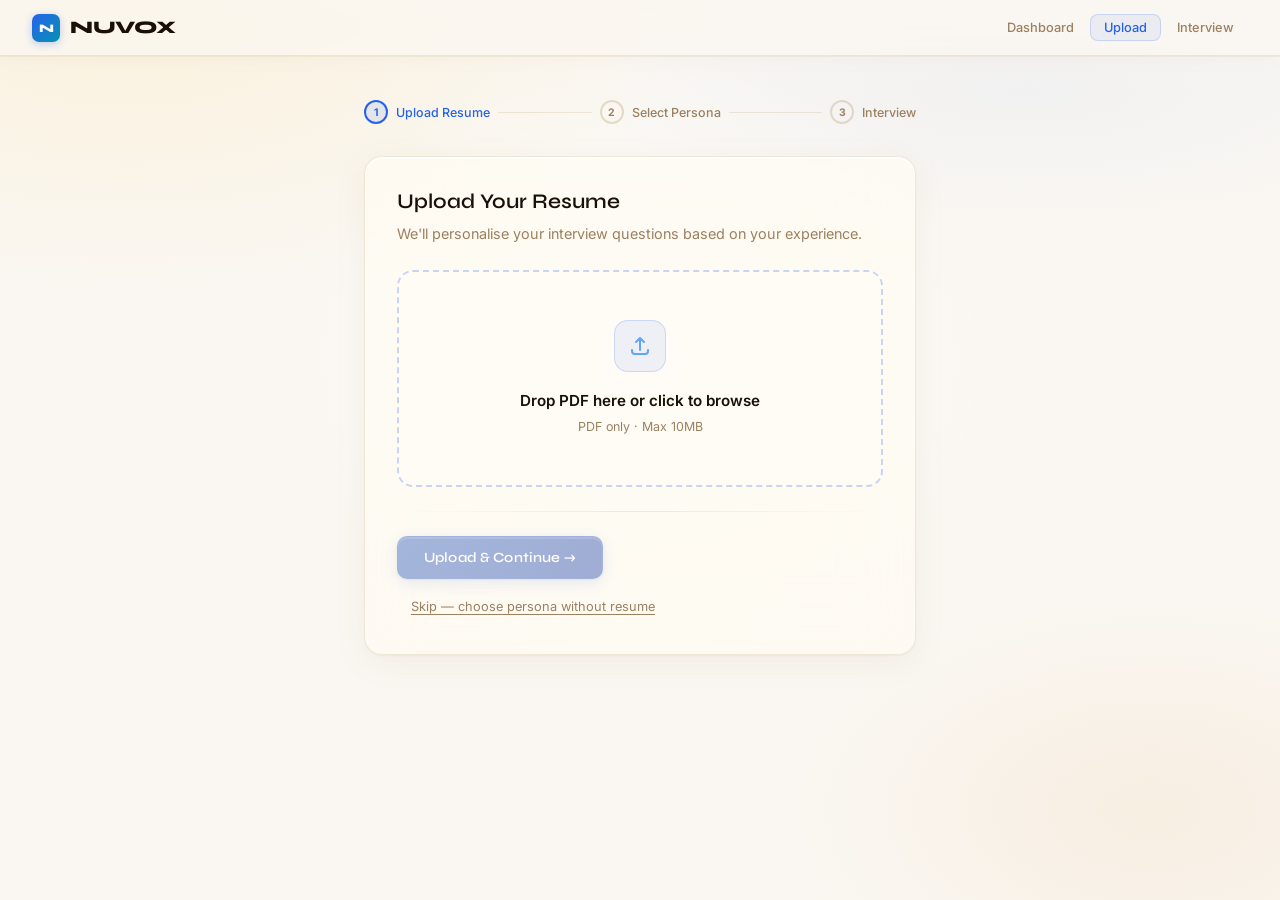
<file: public/resume-upload.html>
<!DOCTYPE html>
<html lang="en">

<head>
    <meta charset="UTF-8" />
    <meta name="viewport" content="width=device-width, initial-scale=1.0" />
    <title>NUVOX — Upload Resume</title>
    <link rel="preconnect" href="https://fonts.googleapis.com" />
    <link
        href="https://fonts.googleapis.com/css2?family=Syne:wght@400;600;700;800&family=Inter:wght@300;400;500;600&family=DM+Mono:wght@400;500&display=swap"
        rel="stylesheet" />
    <link rel="stylesheet" href="style.css" />
</head>

<body>

    <nav class="navbar">
        <a href="index.html" class="logo">
            <div class="logo-icon">N</div>
            <span>NUVOX</span>
        </a>
        <div class="navbar-links">
            <a href="dashboard.html">Dashboard</a>
            <a href="resume-upload.html" class="active">Upload</a>
            <a href="persona-selection.html">Interview</a>
        </div>
    </nav>

    <div class="page-content" style="max-width:600px;">
        <!-- Step Indicator -->
        <div class="step-row animate-up">
            <div class="step active">
                <div class="step-dot">1</div><span>Upload Resume</span>
            </div>
            <div class="step-line"></div>
            <div class="step">
                <div class="step-dot">2</div><span>Select Persona</span>
            </div>
            <div class="step-line"></div>
            <div class="step">
                <div class="step-dot">3</div><span>Interview</span>
            </div>
        </div>

        <div class="glass-card animate-up-1" id="upload-section" style="padding:32px;">
            <h2 class="mb-2">Upload Your Resume</h2>
            <p class="mb-6">We'll personalise your interview questions based on your experience.</p>

            <!-- Drop Zone -->
            <div class="upload-zone" id="drop-zone">
                <input type="file" id="file-input" accept=".pdf" />
                <div class="upload-icon">
                    <svg width="24" height="24" fill="none" stroke="#60A5FA" viewBox="0 0 24 24">
                        <path stroke-linecap="round" stroke-linejoin="round" stroke-width="2"
                            d="M4 16v1a3 3 0 003 3h10a3 3 0 003-3v-1m-4-8l-4-4m0 0L8 8m4-4v12" />
                    </svg>
                </div>
                <p style="font-weight:600;font-size:0.95rem;color:var(--text);">Drop PDF here or click to browse</p>
                <p class="mt-1" style="font-size:0.78rem;color:var(--muted);">PDF only · Max 10MB</p>
                <div id="file-name" class="mt-3 hidden">
                    <span class="badge badge-blue" id="file-name-text"></span>
                </div>
            </div>

            <!-- Error -->
            <div id="error-banner" class="banner banner-red mt-4 hidden">
                <span class="banner-icon">⚠</span>
                <span id="error-text"></span>
            </div>

            <!-- Loading -->
            <div id="loading-state" class="mt-6 text-center hidden">
                <div class="spinner mb-4"></div>
                <p>Parsing resume with AI...</p>
            </div>

            <!-- Success: Parsed Skills -->
            <div id="success-state" class="mt-4 hidden">
                <div class="banner banner-green mb-4">
                    <span class="banner-icon">✓</span>
                    <span>Resume parsed successfully!</span>
                </div>
                <h3 class="mb-2">Detected Skills</h3>
                <div id="skills-list" class="flex gap-2 mb-4" style="flex-wrap:wrap;"></div>
                <h3 class="mb-2">Projects</h3>
                <div id="projects-list" class="flex gap-2" style="flex-wrap:wrap;"></div>
            </div>

            <hr class="divider mt-6" />

            <div class="flex gap-3 mt-4" style="flex-wrap:wrap;">
                <button class="btn-primary" id="upload-btn" onclick="uploadResume()" disabled>
                    Upload & Continue →
                </button>
                <button class="btn-ghost" onclick="skipUpload()">Skip — choose persona without resume</button>
            </div>
        </div>
    </div>

    <script>
        const API = window.location.origin;
        const NGROK_HEADERS = { 'ngrok-skip-browser-warning': 'true' };
        let selectedFile = null;

        // File selection
        const fileInput = document.getElementById('file-input');
        const dropZone = document.getElementById('drop-zone');
        const uploadBtn = document.getElementById('upload-btn');

        fileInput.addEventListener('change', e => handleFile(e.target.files[0]));

        dropZone.addEventListener('dragover', e => { e.preventDefault(); dropZone.classList.add('drag-over'); });
        dropZone.addEventListener('dragleave', () => dropZone.classList.remove('drag-over'));
        dropZone.addEventListener('drop', e => {
            e.preventDefault();
            dropZone.classList.remove('drag-over');
            handleFile(e.dataTransfer.files[0]);
        });

        function handleFile(file) {
            if (!file) return;
            if (!file.name.endsWith('.pdf')) {
                showError('Only PDF files are accepted.');
                return;
            }
            selectedFile = file;
            document.getElementById('file-name-text').textContent = file.name;
            document.getElementById('file-name').classList.remove('hidden');
            uploadBtn.disabled = false;
            hideError();
        }

        async function uploadResume() {
            if (!selectedFile) return;
            uploadBtn.disabled = true;
            show('loading-state');
            hide('success-state');
            hideError();

            const formData = new FormData();
            formData.append('file', selectedFile);

            try {
                const res = await fetch(`${API}/api/upload-resume`, { method: 'POST', body: formData, headers: { ...NGROK_HEADERS } })
                    .catch(() => { throw new Error('Cannot connect to NUVOX server. Make sure uvicorn is running on port 8000.'); });
                const data = await res.json();
                if (!res.ok) throw new Error(data.detail || 'Upload failed');

                localStorage.setItem('nuvox_resume_id', data.resume_id);

                // Show parsed result
                hide('loading-state');
                show('success-state');
                renderBadges('skills-list', data.skills, 'badge-blue');
                renderBadges('projects-list', data.projects, 'badge-green');
                uploadBtn.textContent = 'Continue →';
                uploadBtn.disabled = false;
                uploadBtn.onclick = () => window.location.href = 'persona-selection.html';
            } catch (err) {
                hide('loading-state');
                uploadBtn.disabled = false;
                showError(err.message);
            }
        }

        function skipUpload() {
            localStorage.removeItem('nuvox_resume_id');
            window.location.href = 'persona-selection.html';
        }

        function renderBadges(id, items, cls) {
            const el = document.getElementById(id);
            el.innerHTML = '';
            (items || []).slice(0, 12).forEach(item => {
                const b = document.createElement('span');
                b.className = `badge ${cls}`;
                b.textContent = item;
                el.appendChild(b);
            });
            if (!items || items.length === 0) el.innerHTML = '<small>None detected</small>';
        }

        function show(id) { document.getElementById(id).classList.remove('hidden'); }
        function hide(id) { document.getElementById(id).classList.add('hidden'); }
        function showError(msg) { document.getElementById('error-text').textContent = msg; show('error-banner'); }
        function hideError() { hide('error-banner'); }
    </script>
</body>

</html>
</file>
<file: public/style.css>
/* ─── NUVOX Design System — Apple Glassmorphism Edition ─────────── */
@import url('https://fonts.googleapis.com/css2?family=Syne:wght@400;600;700;800&family=Inter:wght@300;400;500;600&family=DM+Mono:wght@400;500&display=swap');

:root {
    /* ── Apple Creamy Background System ──────────────────────── */
    --bg: #faf7f2;
    /* warm cream base */
    --bg-surface: #f5f0e8;
    /* slightly darker cream surface */
    --bg-elevated: #fff8ef;
    /* elevated cream */

    /* ── Apple Glass System ──────────────────────────────────── */
    --glass-bg: rgba(255, 252, 245, 0.65);
    /* creamy frosted glass */
    --glass-bg-dark: rgba(255, 248, 235, 0.55);
    /* slightly tinted */
    --glass-border: rgba(200, 180, 140, 0.28);
    /* warm golden border */
    --glass-border-strong: rgba(180, 150, 100, 0.40);
    --glass-hover: rgba(255, 252, 245, 0.80);
    --glass-shadow: rgba(140, 110, 70, 0.10);
    /* warm amber shadow */

    /* ── Brand Accent — Deep Blue (contrast on cream) ────────── */
    --accent: #2563EB;
    /* deeper blue on cream */
    --accent-bright: #3B82F6;
    /* hover blue */
    --accent-glow: rgba(37, 99, 235, 0.20);
    --accent-subtle: rgba(37, 99, 235, 0.08);
    --cyan: #0891B2;

    /* ── Score Colors ─────────────────────────────────────────── */
    --score-green: #16a34a;
    --score-blue: #2563EB;
    --score-red: #dc2626;
    --green: #16a34a;
    --amber: #d97706;
    --red: #dc2626;

    /* ── Text (dark on cream) ────────────────────────────────── */
    --text: #1a1007;
    /* near-black warm */
    --text-secondary: #5c4a2a;
    /* warm brown secondary */
    --muted: #9c8060;
    /* muted warm */
    --border: rgba(180, 150, 100, 0.25);

    /* ── Fonts ───────────────────────────────────────────────── */
    --font-display: 'Syne', sans-serif;
    --font-body: 'Inter', sans-serif;
    --font-mono: 'DM Mono', monospace;
}

*,
*::before,
*::after {
    box-sizing: border-box;
    margin: 0;
    padding: 0;
}

html,
body {
    min-height: 100vh;
    /* Warm creamy Apple-style background with subtle depth */
    background-color: var(--bg);
    background-image:
        radial-gradient(ellipse 80% 60% at 10% 0%, rgba(251, 191, 36, 0.10) 0%, transparent 55%),
        radial-gradient(ellipse 60% 50% at 90% 90%, rgba(217, 119, 6, 0.07) 0%, transparent 50%),
        radial-gradient(ellipse 50% 60% at 50% 40%, rgba(255, 255, 255, 0.50) 0%, transparent 60%),
        radial-gradient(ellipse 70% 30% at 80% 10%, rgba(37, 99, 235, 0.04) 0%, transparent 50%);
    color: var(--text);
    font-family: var(--font-body);
    -webkit-font-smoothing: antialiased;
}

/* ─── Layout ─────────────────────────────────────────────────── */
.page-center {
    min-height: 100vh;
    display: flex;
    align-items: center;
    justify-content: center;
    padding: 24px;
}

.page-content {
    max-width: 860px;
    margin: 0 auto;
    padding: 100px 24px 48px;
}

/* ─── Navbar — Apple Frosted Glass ───────────────────────────── */
.navbar {
    position: fixed;
    top: 0;
    left: 0;
    right: 0;
    z-index: 50;
    /* Authentic Apple vibrancy effect */
    background: rgba(250, 247, 242, 0.80);
    backdrop-filter: saturate(180%) blur(24px);
    -webkit-backdrop-filter: saturate(180%) blur(24px);
    border-bottom: 1px solid rgba(180, 150, 100, 0.20);
    height: 56px;
    display: flex;
    align-items: center;
    justify-content: space-between;
    padding: 0 32px;
    box-shadow: 0 1px 0 rgba(200, 170, 120, 0.15), 0 2px 20px rgba(140, 110, 70, 0.05);
}

.navbar .logo {
    font-family: var(--font-display);
    font-size: 1.1rem;
    font-weight: 800;
    color: var(--text);
    text-decoration: none;
    display: flex;
    align-items: center;
    gap: 10px;
    letter-spacing: -0.02em;
}

.logo-icon {
    width: 28px;
    height: 28px;
    border-radius: 7px;
    background: linear-gradient(135deg, #2563EB 0%, #0891B2 100%);
    display: flex;
    align-items: center;
    justify-content: center;
    font-size: 0.72rem;
    font-weight: 800;
    color: #fff;
    box-shadow: 0 2px 8px rgba(37, 99, 235, 0.30);
}

.navbar-links {
    display: flex;
    gap: 2px;
}

.navbar-links a {
    padding: 5px 13px;
    border-radius: 8px;
    font-size: 0.8rem;
    font-weight: 500;
    color: var(--muted);
    text-decoration: none;
    transition: all 0.2s;
    border: 1px solid transparent;
}

.navbar-links a:hover,
.navbar-links a.active {
    color: var(--accent);
    background: rgba(37, 99, 235, 0.07);
    border-color: rgba(37, 99, 235, 0.18);
}

/* ─── Apple Glass Cards ──────────────────────────────────────── */
.glass-card {
    background: var(--glass-bg);
    backdrop-filter: blur(32px) saturate(200%);
    -webkit-backdrop-filter: blur(32px) saturate(200%);
    border: 1px solid var(--glass-border);
    border-radius: 18px;
    position: relative;
    overflow: hidden;
    transition: all 0.3s cubic-bezier(0.4, 0, 0.2, 1);
    box-shadow:
        0 2px 0 rgba(255, 255, 255, 0.90) inset,
        /* top inner highlight */
        0 8px 32px rgba(140, 110, 70, 0.08),
        0 1px 2px rgba(140, 110, 70, 0.06);
}

/* Apple-style top edge shimmer */
.glass-card::before {
    content: '';
    position: absolute;
    top: 0;
    left: 0;
    right: 0;
    height: 1px;
    background: linear-gradient(90deg,
            transparent 0%,
            rgba(255, 255, 255, 0.95) 30%,
            rgba(255, 255, 255, 1.0) 50%,
            rgba(255, 255, 255, 0.95) 70%,
            transparent 100%);
}

.glass-card:hover {
    transform: translateY(-2px);
    border-color: rgba(180, 150, 100, 0.40);
    box-shadow:
        0 2px 0 rgba(255, 255, 255, 0.90) inset,
        0 20px 60px rgba(140, 110, 70, 0.12),
        0 4px 8px rgba(140, 110, 70, 0.08);
}

/* ─── Buttons ─────────────────────────────────────────────────── */
.btn-primary {
    background: linear-gradient(135deg, #2563EB 0%, #1D4ED8 100%);
    color: #fff;
    font-family: var(--font-display);
    font-size: 0.88rem;
    font-weight: 600;
    padding: 12px 26px;
    border-radius: 10px;
    border: 1px solid rgba(37, 99, 235, 0.5);
    cursor: pointer;
    display: inline-flex;
    align-items: center;
    justify-content: center;
    gap: 8px;
    transition: all 0.22s ease;
    box-shadow:
        0 2px 0 rgba(255, 255, 255, 0.15) inset,
        0 4px 16px rgba(37, 99, 235, 0.28),
        0 1px 2px rgba(37, 99, 235, 0.20);
    letter-spacing: 0.01em;
}

.btn-primary:hover:not(:disabled) {
    transform: translateY(-1px);
    background: linear-gradient(135deg, #3B82F6 0%, #2563EB 100%);
    box-shadow:
        0 2px 0 rgba(255, 255, 255, 0.15) inset,
        0 8px 24px rgba(37, 99, 235, 0.40),
        0 2px 4px rgba(37, 99, 235, 0.25);
}

.btn-primary:active:not(:disabled) {
    transform: translateY(0px);
}

.btn-primary:disabled {
    opacity: 0.45;
    cursor: not-allowed;
    filter: grayscale(0.3);
}

.btn-secondary {
    background: rgba(255, 252, 248, 0.80);
    color: var(--text);
    font-family: var(--font-display);
    font-size: 0.88rem;
    font-weight: 600;
    padding: 12px 26px;
    border-radius: 10px;
    border: 1px solid rgba(180, 150, 100, 0.30);
    cursor: pointer;
    display: inline-flex;
    align-items: center;
    justify-content: center;
    gap: 8px;
    transition: all 0.22s ease;
    backdrop-filter: blur(12px);
    box-shadow:
        0 2px 0 rgba(255, 255, 255, 0.90) inset,
        0 2px 8px rgba(140, 110, 70, 0.08);
}

.btn-secondary:hover:not(:disabled) {
    border-color: rgba(37, 99, 235, 0.35);
    background: rgba(255, 252, 248, 0.95);
    color: var(--accent);
    box-shadow:
        0 2px 0 rgba(255, 255, 255, 0.90) inset,
        0 4px 16px rgba(37, 99, 235, 0.10);
}

.btn-ghost {
    background: transparent;
    border: none;
    cursor: pointer;
    color: var(--muted);
    font-family: var(--font-body);
    font-size: 0.8rem;
    padding: 8px 14px;
    border-radius: 8px;
    transition: color 0.2s;
    text-decoration: underline;
    text-underline-offset: 3px;
}

.btn-ghost:hover {
    color: var(--text);
}

/* ─── Badges ─────────────────────────────────────────────────── */
.badge {
    display: inline-flex;
    align-items: center;
    gap: 5px;
    padding: 4px 12px;
    border-radius: 999px;
    font-size: 0.72rem;
    font-weight: 500;
    letter-spacing: 0.03em;
    font-family: var(--font-body);
}

.badge-blue {
    background: rgba(37, 99, 235, 0.08);
    border: 1px solid rgba(37, 99, 235, 0.25);
    color: #1d4ed8;
}

.badge-green {
    background: rgba(22, 163, 74, 0.08);
    border: 1px solid rgba(22, 163, 74, 0.25);
    color: #15803d;
}

.badge-amber {
    background: rgba(217, 119, 6, 0.08);
    border: 1px solid rgba(217, 119, 6, 0.25);
    color: #b45309;
}

.badge-red {
    background: rgba(220, 38, 38, 0.08);
    border: 1px solid rgba(220, 38, 38, 0.25);
    color: #b91c1c;
}

/* ─── Typography ─────────────────────────────────────────────── */
.brand {
    font-family: var(--font-display);
    font-size: 3rem;
    font-weight: 800;
    letter-spacing: -0.05em;
    color: var(--text);
}

.hero {
    font-family: var(--font-display);
    font-size: 1.5rem;
    font-weight: 700;
    color: var(--text);
    line-height: 1.3;
    margin-top: 8px;
}

.subtitle {
    font-size: 0.95rem;
    color: var(--muted);
    line-height: 1.7;
    margin-top: 10px;
}



.label {
    font-size: 0.7rem;
    font-weight: 500;
    letter-spacing: 0.08em;
    text-transform: uppercase;
    color: var(--muted);
}

.divider {
    height: 1px;
    background: linear-gradient(90deg,
            transparent 0%,
            rgba(180, 150, 100, 0.20) 50%,
            transparent 100%);
    border: none;
    margin: 24px 0;
}

/* ─── Step Indicator ─────────────────────────────────────────── */
.step-row {
    display: flex;
    align-items: center;
    gap: 0;
    margin-bottom: 32px;
}

.step {
    display: flex;
    align-items: center;
    gap: 8px;
    font-size: 0.78rem;
    font-weight: 500;
    color: var(--muted);
}

.step.active {
    color: var(--accent);
}

.step.done {
    color: var(--green);
}

.step-dot {
    width: 24px;
    height: 24px;
    border-radius: 50%;
    border: 2px solid rgba(180, 150, 100, 0.30);
    display: flex;
    align-items: center;
    justify-content: center;
    font-size: 0.65rem;
    font-weight: 700;
    background: transparent;
    color: var(--muted);
    flex-shrink: 0;
}

.step.active .step-dot {
    border-color: var(--accent);
    background: rgba(37, 99, 235, 0.10);
    color: var(--accent);
}

.step.done .step-dot {
    border-color: var(--green);
    background: rgba(22, 163, 74, 0.10);
    color: var(--green);
}

.step-line {
    flex: 1;
    height: 1px;
    background: rgba(180, 150, 100, 0.20);
    margin: 0 8px;
    min-width: 20px;
}

/* ─── Banners ─────────────────────────────────────────────────── */
.banner {
    padding: 12px 16px;
    border-radius: 12px;
    font-size: 0.82rem;
    display: flex;
    align-items: flex-start;
    gap: 10px;
    margin-bottom: 16px;
    backdrop-filter: blur(12px);
}

.banner-red {
    background: rgba(220, 38, 38, 0.06);
    border: 1px solid rgba(220, 38, 38, 0.20);
    color: #b91c1c;
}

.banner-amber {
    background: rgba(217, 119, 6, 0.06);
    border: 1px solid rgba(217, 119, 6, 0.20);
    color: #b45309;
}

.banner-green {
    background: rgba(22, 163, 74, 0.06);
    border: 1px solid rgba(22, 163, 74, 0.20);
    color: #15803d;
}

.banner-blue {
    background: rgba(37, 99, 235, 0.06);
    border: 1px solid rgba(37, 99, 235, 0.20);
    color: #1d4ed8;
}

.banner-icon {
    font-size: 1rem;
    flex-shrink: 0;
    margin-top: 1px;
}

/* ─── Input ──────────────────────────────────────────────────── */
.input-field {
    width: 100%;
    background: rgba(255, 252, 248, 0.70);
    border: 1px solid rgba(180, 150, 100, 0.25);
    border-radius: 10px;
    padding: 13px 16px;
    color: var(--text);
    font-family: var(--font-body);
    font-size: 1rem;
    outline: none;
    transition: all 0.2s;
    backdrop-filter: blur(8px);
}

.input-field:focus {
    border-color: var(--accent);
    background: rgba(255, 252, 248, 0.90);
    box-shadow: 0 0 0 3px rgba(37, 99, 235, 0.12);
}

/* ─── Landing Page ───────────────────────────────────────────── */
.landing-card {
    max-width: 460px;
    width: 100%;
    padding: 48px 40px;
    text-align: center;
}

.landing-card .feature-row {
    display: flex;
    gap: 8px;
    justify-content: center;
    flex-wrap: wrap;
    margin: 24px 0 28px;
}

/* ─── Upload Zone ────────────────────────────────────────────── */
.upload-zone {
    border: 2px dashed rgba(37, 99, 235, 0.25);
    border-radius: 16px;
    padding: 48px 32px;
    text-align: center;
    cursor: pointer;
    transition: all 0.3s;
    background: rgba(255, 252, 248, 0.50);
    position: relative;
}

.upload-zone:hover,
.upload-zone.drag-over {
    border-color: var(--accent);
    background: rgba(37, 99, 235, 0.04);
    box-shadow: 0 0 0 4px rgba(37, 99, 235, 0.06);
}

.upload-zone input[type="file"] {
    position: absolute;
    inset: 0;
    opacity: 0;
    cursor: pointer;
    width: 100%;
    height: 100%;
}

.upload-icon {
    width: 52px;
    height: 52px;
    border-radius: 14px;
    background: rgba(37, 99, 235, 0.08);
    border: 1px solid rgba(37, 99, 235, 0.18);
    display: flex;
    align-items: center;
    justify-content: center;
    margin: 0 auto 16px;
}

/* ─── Persona Grid ───────────────────────────────────────────── */
.persona-grid {
    display: grid;
    grid-template-columns: repeat(auto-fill, minmax(220px, 1fr));
    gap: 14px;
}

.persona-card {
    padding: 24px;
    cursor: pointer;
    transition: all 0.3s cubic-bezier(0.4, 0, 0.2, 1);
}

.persona-card:hover {
    border-color: rgba(37, 99, 235, 0.35);
    background: rgba(255, 252, 248, 0.85);
    transform: translateY(-3px);
    box-shadow:
        0 2px 0 rgba(255, 255, 255, 0.90) inset,
        0 16px 48px rgba(140, 110, 70, 0.12),
        0 4px 16px rgba(37, 99, 235, 0.08);
}

.persona-card.selected {
    border-color: var(--accent);
    background: rgba(37, 99, 235, 0.06);
    box-shadow:
        0 2px 0 rgba(255, 255, 255, 0.90) inset,
        0 0 0 2px rgba(37, 99, 235, 0.20),
        0 16px 48px rgba(140, 110, 70, 0.10);
}

.persona-icon {
    width: 40px;
    height: 40px;
    border-radius: 10px;
    background: rgba(37, 99, 235, 0.08);
    border: 1px solid rgba(37, 99, 235, 0.18);
    display: flex;
    align-items: center;
    justify-content: center;
    margin-bottom: 14px;
    color: var(--accent);
}

.persona-topics {
    display: flex;
    flex-wrap: wrap;
    gap: 5px;
    margin-top: 12px;
}

.persona-topics .badge {
    font-size: 0.65rem;
    padding: 3px 8px;
}

/* ─── Interview Room ─────────────────────────────────────────── */
#interview-page {
    min-height: 100vh;
    display: flex;
    flex-direction: column;
    padding: 24px;
    /* Interview room keeps a darker, more focused feel */
    background-color: #0d0d14;
    background-image:
        radial-gradient(ellipse 80% 60% at 20% 10%, rgba(37, 99, 235, 0.10) 0%, transparent 60%),
        radial-gradient(ellipse 60% 50% at 80% 80%, rgba(8, 145, 178, 0.06) 0%, transparent 60%);
    color: #F1F5F9;
}

#interview-page .glass-card {
    background: rgba(255, 255, 255, 0.05);
    border-color: rgba(255, 255, 255, 0.10);
    color: #F1F5F9;
    box-shadow:
        0 1px 0 rgba(255, 255, 255, 0.08) inset,
        0 8px 32px rgba(0, 0, 0, 0.30);
}

#interview-page .glass-card::before {
    background: linear-gradient(90deg,
            transparent 0%,
            rgba(255, 255, 255, 0.12) 50%,
            transparent 100%);
}

#interview-page h2,
#interview-page p,
#interview-page .btn-secondary {
    color: #F1F5F9;
}

#interview-page .btn-secondary {
    background: rgba(255, 255, 255, 0.06);
    border-color: rgba(255, 255, 255, 0.15);
}

#interview-page .btn-secondary:hover {
    background: rgba(255, 255, 255, 0.10);
    border-color: rgba(37, 99, 235, 0.50);
    color: #93C5FD;
}

.interview-header {
    display: flex;
    align-items: center;
    justify-content: space-between;
    margin-bottom: auto;
    color: #F1F5F9;
}

.interview-body {
    flex: 1;
    display: flex;
    flex-direction: column;
    align-items: center;
    justify-content: center;
    padding: 32px 0;
}

/* ─── AI Orb ─────────────────────────────────────────────────── */
.ai-orb-wrapper {
    position: relative;
    margin-bottom: 40px;
}

.ai-orb {
    width: 100px;
    height: 100px;
    border-radius: 50%;
    background: conic-gradient(from 0deg, #2563EB, #0891B2, #818CF8, #2563EB);
    box-shadow: 0 0 40px rgba(37, 99, 235, 0.45), 0 0 80px rgba(37, 99, 235, 0.18);
    animation: orb-spin 4s linear infinite;
}

@keyframes orb-spin {
    from {
        transform: rotate(0deg);
    }

    to {
        transform: rotate(360deg);
    }
}

.ai-orb.speaking {
    animation: orb-spin 1s linear infinite, orb-pulse 0.8s ease-in-out infinite;
    box-shadow: 0 0 60px rgba(37, 99, 235, 0.65), 0 0 120px rgba(37, 99, 235, 0.30);
}

@keyframes orb-pulse {

    0%,
    100% {
        transform: scale(1) rotate(0deg);
    }

    50% {
        transform: scale(1.12) rotate(180deg);
    }
}

.ai-orb.thinking {
    animation: orb-spin 6s linear infinite, orb-think-pulse 1.5s ease-in-out infinite;
    box-shadow: 0 0 20px rgba(167, 139, 250, 0.45), 0 0 60px rgba(167, 139, 250, 0.18);
    background: conic-gradient(from 0deg, #8B5CF6, #D946EF, #C084FC, #8B5CF6);
}

@keyframes orb-think-pulse {

    0%,
    100% {
        transform: scale(1) rotate(0deg);
        opacity: 0.8;
    }

    50% {
        transform: scale(1.05) rotate(10deg);
        opacity: 1;
    }
}

.orb-ring {
    position: absolute;
    inset: -12px;
    border-radius: 50%;
    border: 1px solid rgba(37, 99, 235, 0.25);
    animation: ring-expand 2s ease-out infinite;
}

@keyframes ring-expand {
    from {
        opacity: 0.6;
        transform: scale(0.95);
    }

    to {
        opacity: 0;
        transform: scale(1.2);
    }
}

.ai-question-card {
    max-width: 560px;
    width: 100%;
    padding: 24px 28px;
    text-align: center;
    margin-bottom: 40px;
    min-height: 80px;
    display: flex;
    align-items: center;
    justify-content: center;
    flex-direction: column;
    gap: 8px;
}

.ai-question-card p {
    font-size: 1rem;
    color: #F1F5F9;
    line-height: 1.6;
    font-style: italic;
}

.interview-controls {
    display: flex;
    align-items: center;
    gap: 20px;
    flex-direction: column;
}

.controls-row {
    display: flex;
    align-items: center;
    gap: 20px;
}

.mic-btn {
    width: 70px;
    height: 70px;
    border-radius: 50%;
    display: flex;
    align-items: center;
    justify-content: center;
    cursor: pointer;
    border: 2px solid rgba(37, 99, 235, 0.60);
    background: rgba(37, 99, 235, 0.12);
    color: #93C5FD;
    transition: all 0.3s;
    animation: glow-pulse 2s ease-in-out infinite;
}

.mic-btn.muted {
    border-color: rgba(220, 38, 38, 0.60);
    background: rgba(220, 38, 38, 0.12);
    color: #f87171;
    animation: none;
}

@keyframes glow-pulse {

    0%,
    100% {
        box-shadow: 0 0 15px rgba(37, 99, 235, 0.20);
    }

    50% {
        box-shadow: 0 0 30px rgba(37, 99, 235, 0.50);
    }
}

.mic-icon {
    width: 28px;
    height: 28px;
}

.timer-display {
    font-family: var(--font-display);
    font-size: 0.95rem;
    font-weight: 700;
    color: #93C5FD;
    background: rgba(255, 255, 255, 0.06);
    border: 1px solid rgba(255, 255, 255, 0.12);
    padding: 6px 14px;
    border-radius: 8px;
    font-variant-numeric: tabular-nums;
}

.timer-display.warning {
    color: #FCD34D;
    border-color: rgba(217, 119, 6, 0.40);
}

.timer-display.critical {
    color: #f87171;
    border-color: rgba(220, 38, 38, 0.40);
}

.q-counter {
    font-size: 0.75rem;
    color: #94A3B8;
    background: rgba(255, 255, 255, 0.06);
    border: 1px solid rgba(255, 255, 255, 0.10);
    padding: 6px 12px;
    border-radius: 8px;
}

/* ─── Score Cards (Report Page) ─────────────────────────────── */
.score-card {
    padding: 24px 16px;
    display: flex;
    flex-direction: column;
    align-items: center;
    gap: 12px;
}



/* ─── Animations ──────────────────────────────────────────────── */
@keyframes fade-up {
    from {
        opacity: 0;
        transform: translateY(18px);
    }

    to {
        opacity: 1;
        transform: translateY(0);
    }
}

.animate-up {
    animation: fade-up 0.5s cubic-bezier(0.4, 0, 0.2, 1) forwards;
}

.animate-up-1 {
    animation: fade-up 0.5s cubic-bezier(0.4, 0, 0.2, 1) 0.1s both;
}

.animate-up-2 {
    animation: fade-up 0.5s cubic-bezier(0.4, 0, 0.2, 1) 0.2s both;
}

.animate-up-3 {
    animation: fade-up 0.5s cubic-bezier(0.4, 0, 0.2, 1) 0.3s both;
}

.animate-up-4 {
    animation: fade-up 0.5s cubic-bezier(0.4, 0, 0.2, 1) 0.4s both;
}

/* ─── Spinner ─────────────────────────────────────────────────── */
.spinner {
    width: 30px;
    height: 30px;
    border-radius: 50%;
    border: 2.5px solid rgba(180, 150, 100, 0.20);
    border-top-color: var(--accent);
    animation: spin 0.85s linear infinite;
    margin: 0 auto;
}

@keyframes spin {
    to {
        transform: rotate(360deg);
    }
}



/* ─── Utility Classes ────────────────────────────────────────── */
.hidden {
    display: none !important;
}

.flex {
    display: flex;
}

.gap-2 {
    gap: 8px;
}

.gap-3 {
    gap: 12px;
}

.items-center {
    align-items: center;
}

.justify-between {
    justify-content: space-between;
}

.text-center {
    text-align: center;
}

.mt-1 {
    margin-top: 4px;
}

.mt-2 {
    margin-top: 8px;
}

.mt-3 {
    margin-top: 12px;
}

.mt-4 {
    margin-top: 16px;
}

.mt-6 {
    margin-top: 24px;
}

.mt-8 {
    margin-top: 32px;
}

.mb-2 {
    margin-bottom: 8px;
}

.mb-4 {
    margin-bottom: 16px;
}

.mb-6 {
    margin-bottom: 24px;
}

.mb-8 {
    margin-bottom: 32px;
}

.w-full {
    width: 100%;
}

small {
    font-size: 0.78rem;
    color: var(--muted);
}

h1,
h2,
h3 {
    font-family: var(--font-display);
    color: var(--text);
}

h1 {
    font-size: 1.8rem;
    font-weight: 700;
    letter-spacing: -0.01em;
}

h2 {
    font-size: 1.3rem;
    font-weight: 600;
}

h3 {
    font-size: 1.05rem;
    font-weight: 600;
}

p {
    font-size: 0.9rem;
    color: var(--muted);
    line-height: 1.65;
}
</file>
